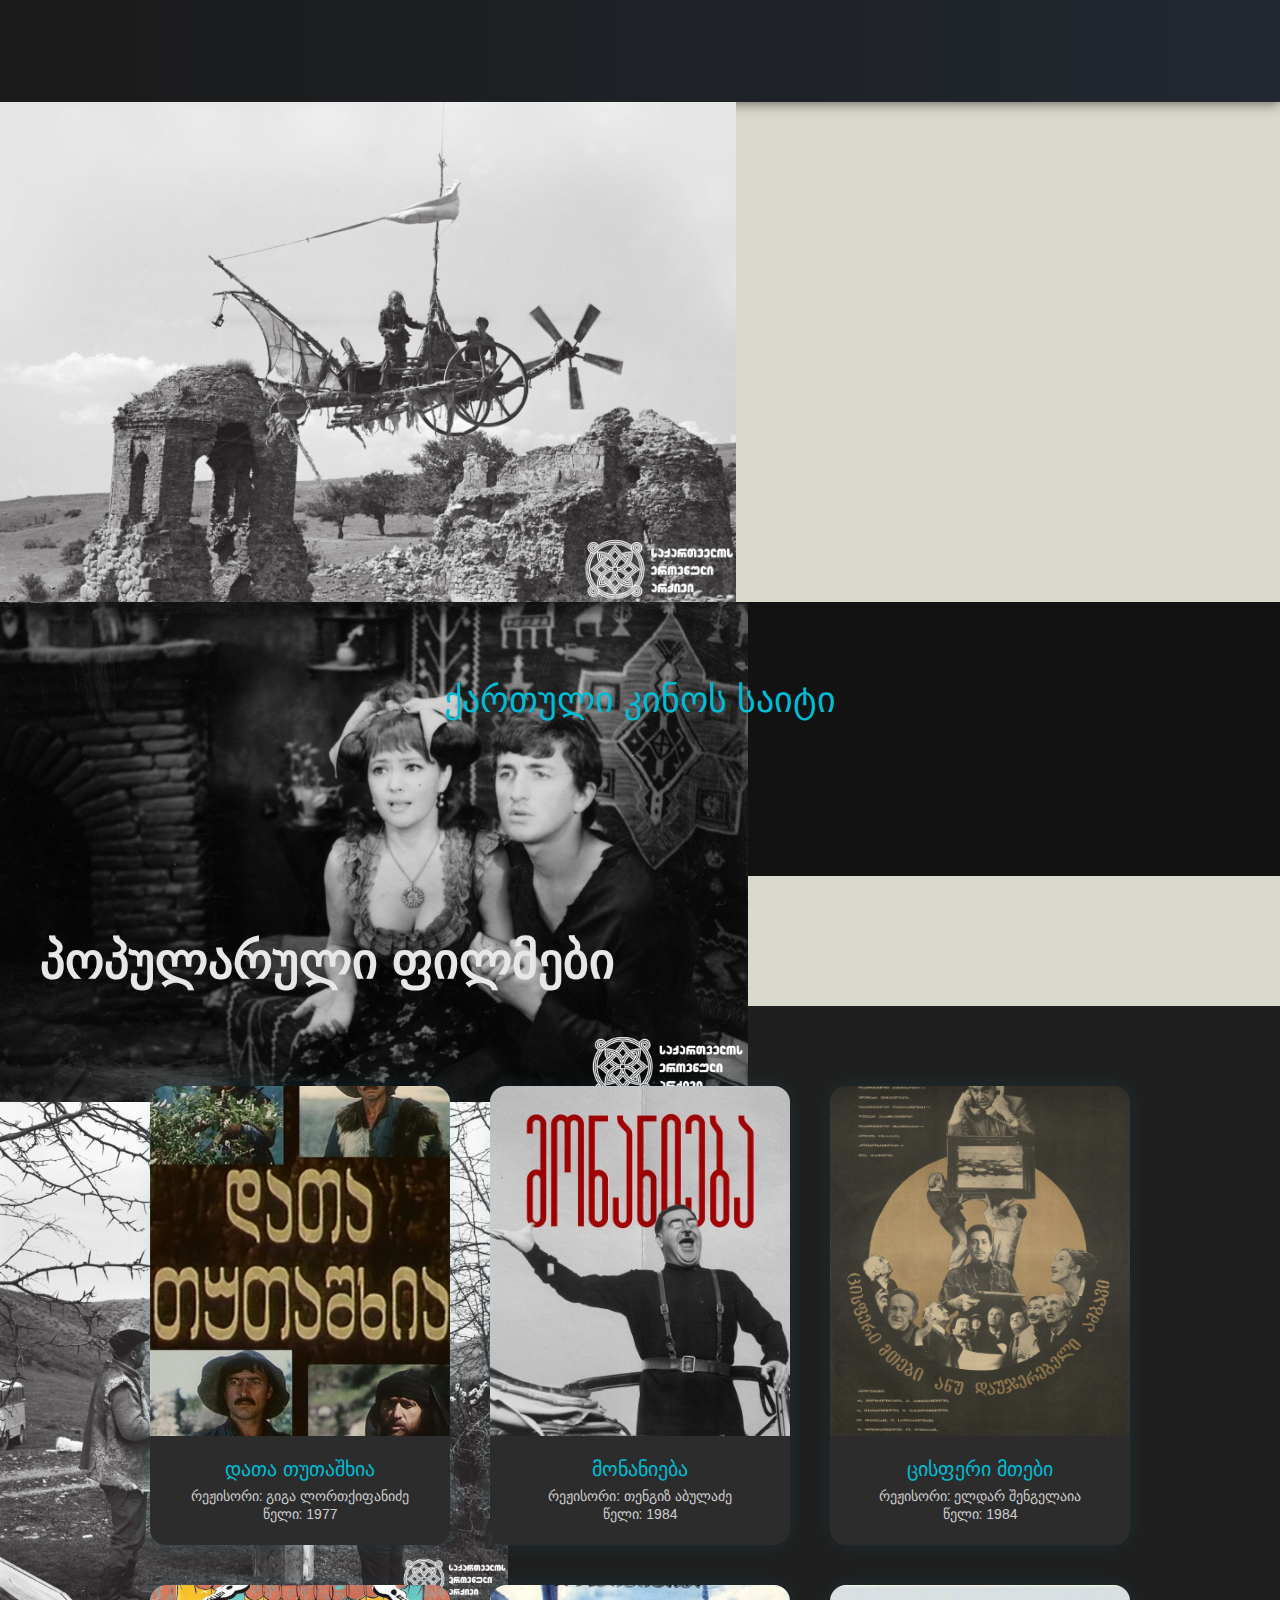
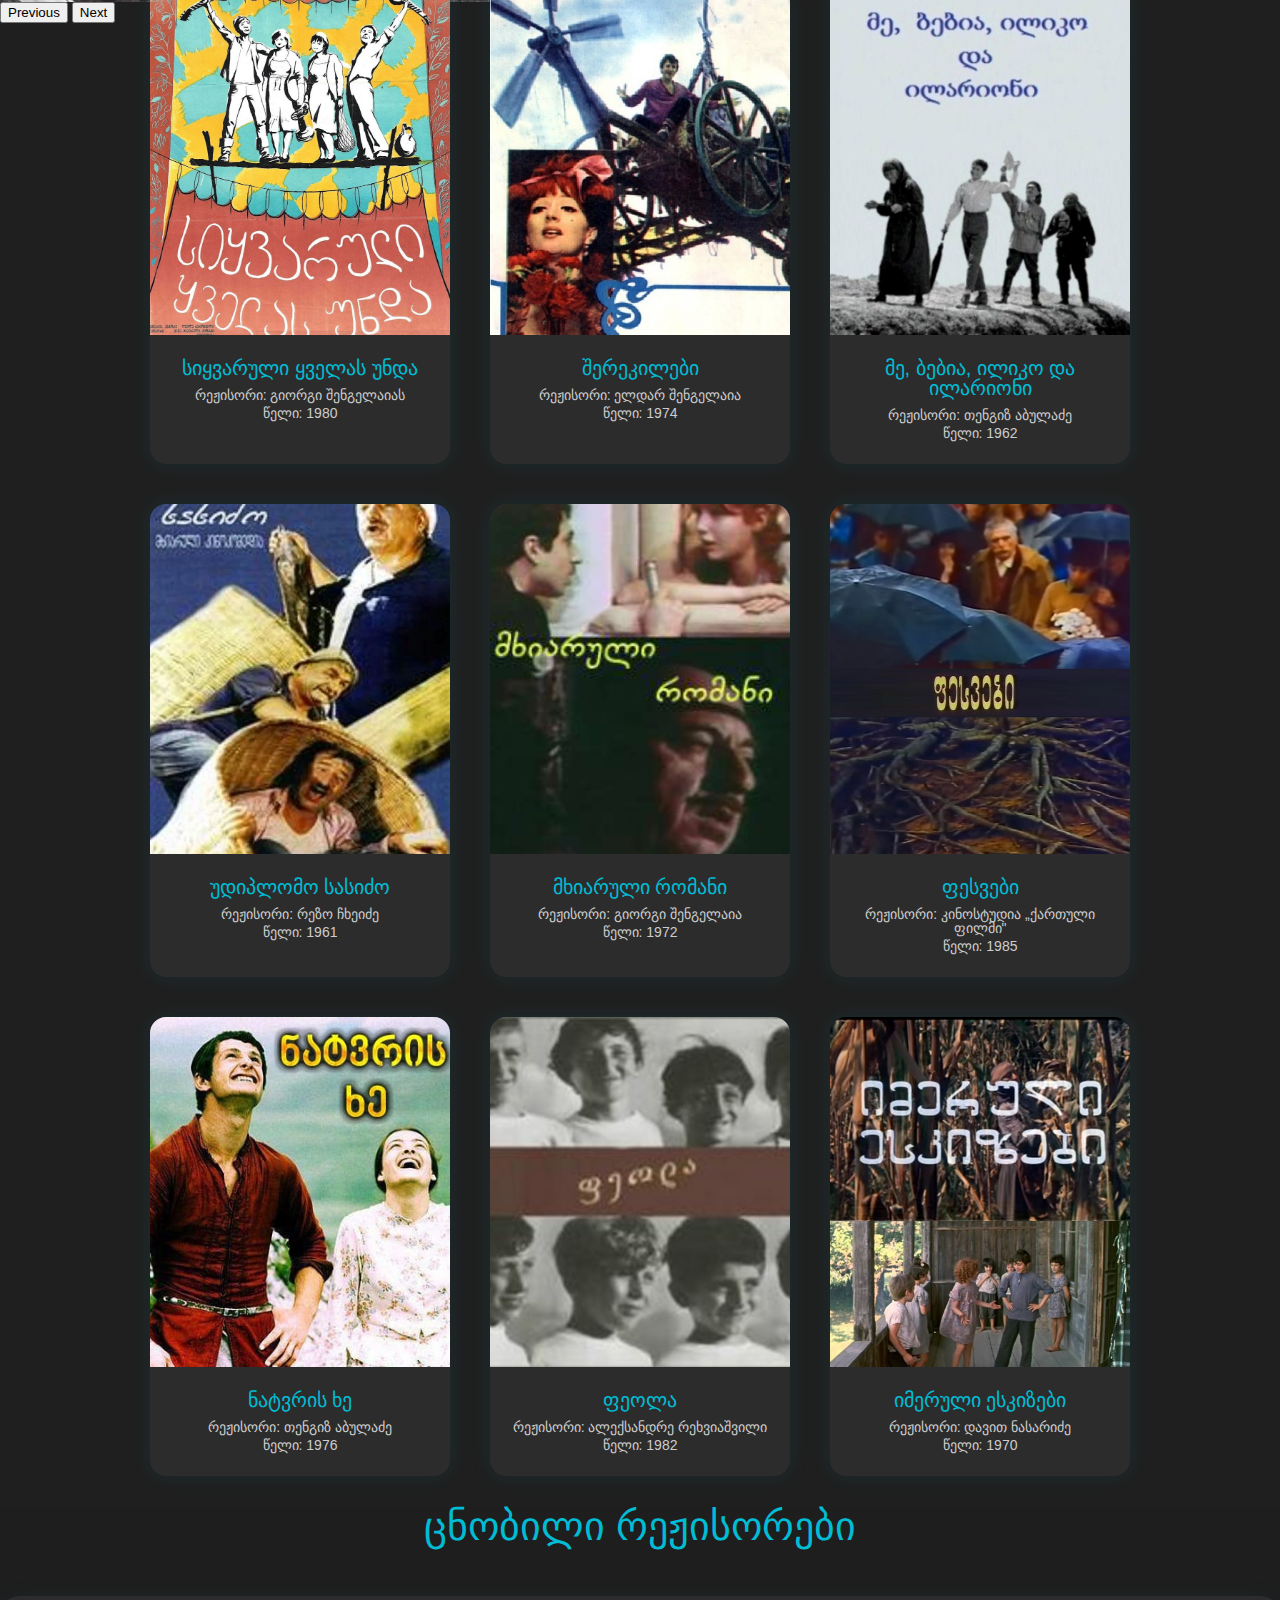
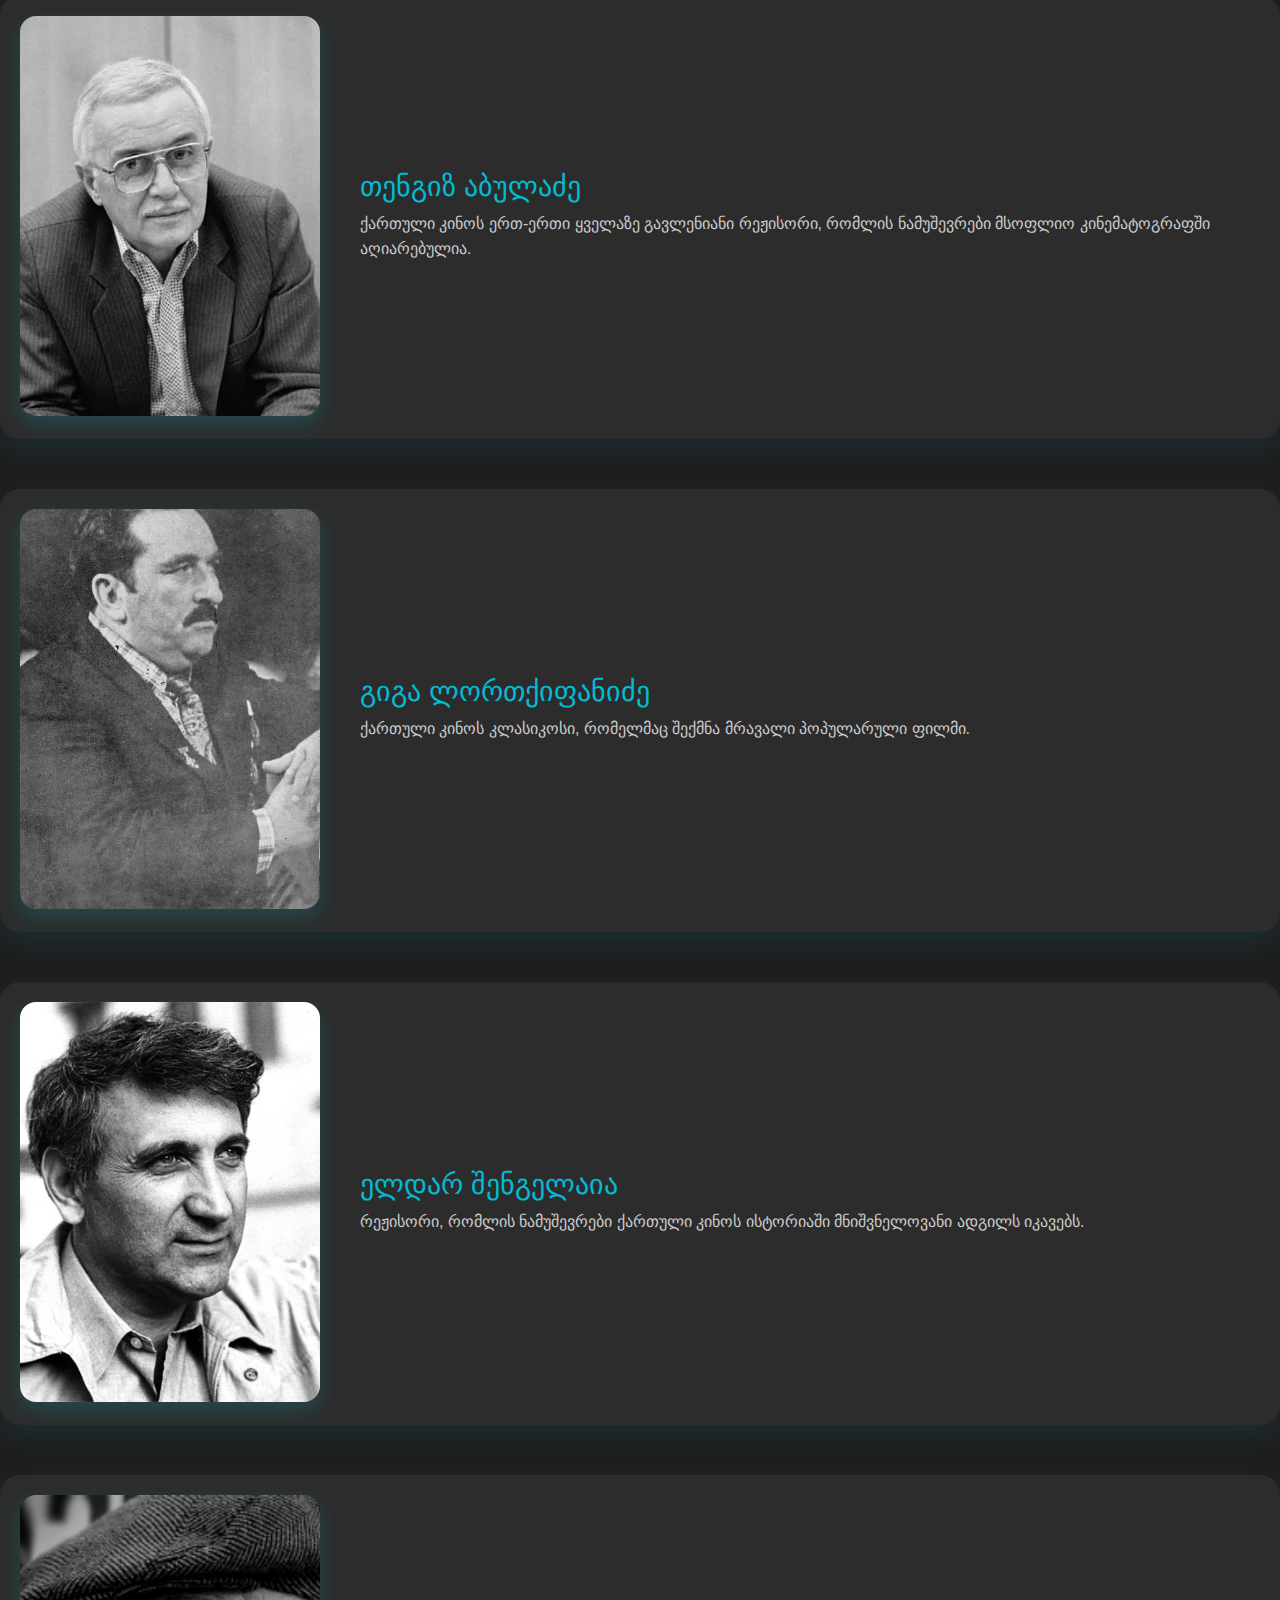
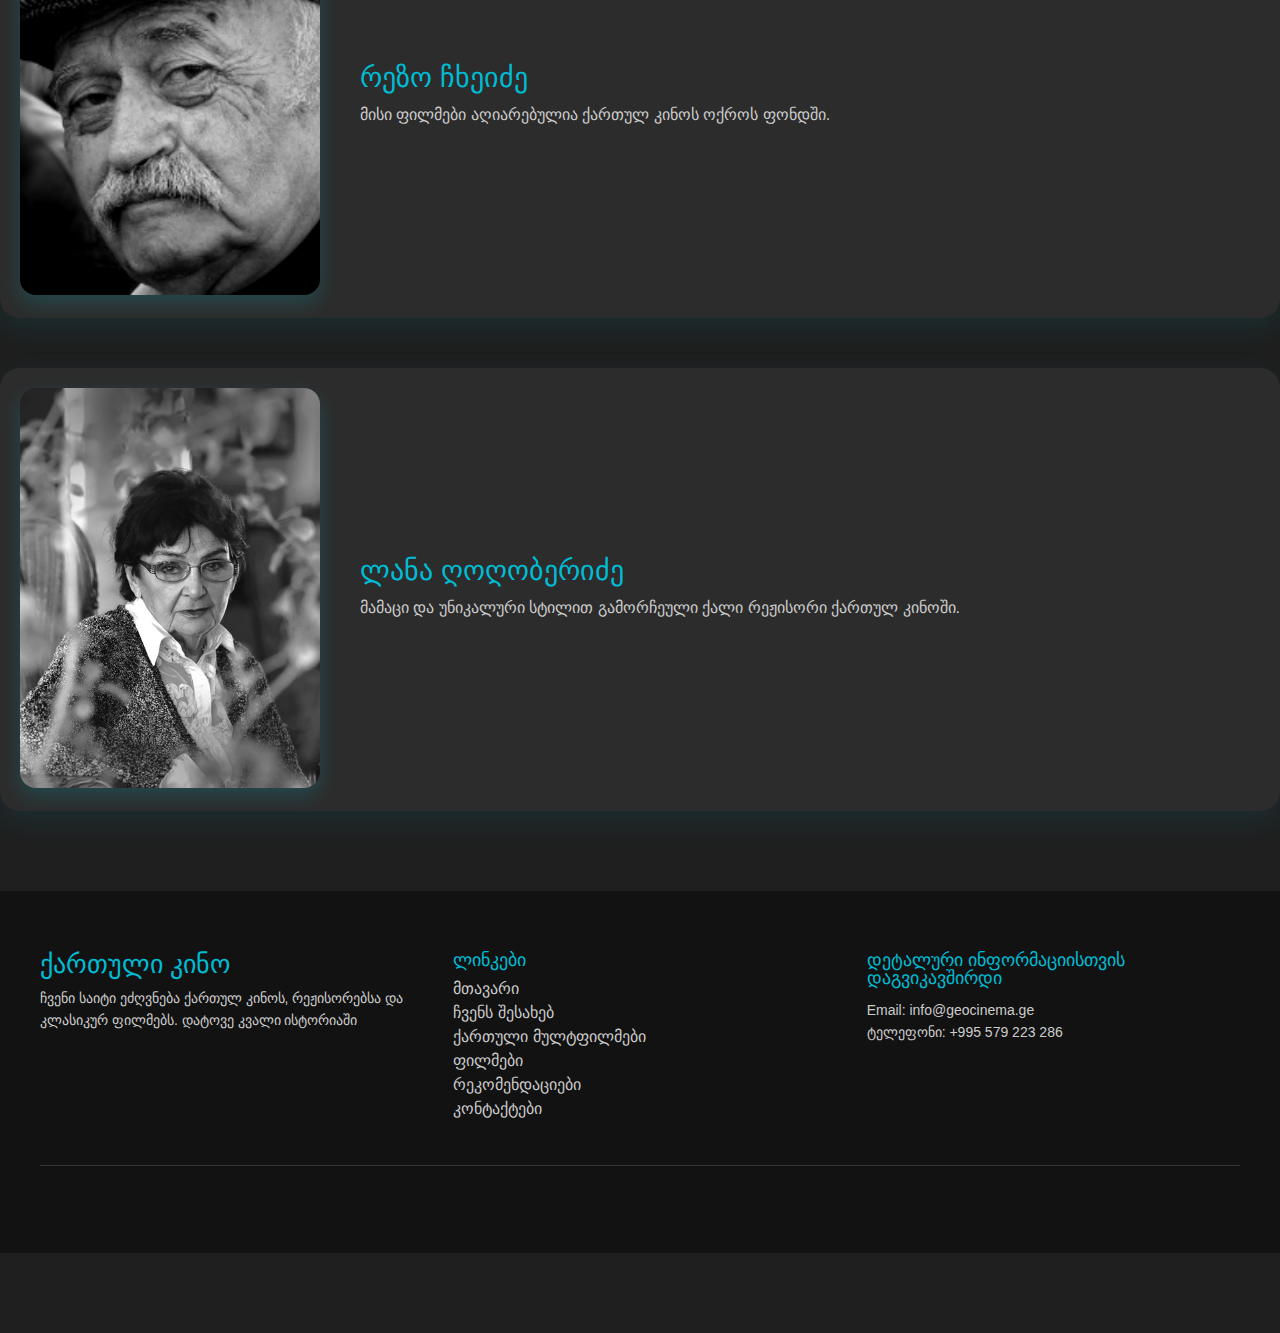
<file: index.html>
<!DOCTYPE html>
<html lang="en">
  <head>
    <meta charset="UTF-8" />
    <meta name="viewport" content="width=device-width, initial-scale=1.0" />
    <title>მთავარი</title>
    <link
      href="https://cdn.jsdelivr.net/npm/bootstrap@5.3.7/dist/css/bootstrap.min.css"
      rel="stylesheet"
      integrity="sha384-LN+7fdVzj6u52u30Kp6M/trliBMCMKTyK833zpbD+pXdCLuTusPj697FH4R/5mcr"
      crossorigin="anonymous"
    />
    <link rel="stylesheet" href="styles/style.css" />
    <link rel="stylesheet" href="styles/reset.css" />
    <link rel="stylesheet" href="https://cdn.web-fonts.ge/fonts/bpg-nino-mtavruli/css/bpg-nino-mtavruli.min.css">
    <link rel="stylesheet" href="https://cdn.web-fonts.ge/fonts/bpg-le-studio-04-caps/css/bpg-le-studio-04-caps.min.css">
  </head>
  <body>
 <header>
  <nav class="main-nav">
    <a href="https://www.tbceducation.ge/" class="logo">
      <img class="tbc" src="images/tbc-logo.png" alt="tbc-logo" />
    </a>

    <div class="film-title">ქართული კინო</div>

    <ul class="nav-links">
      <li><a href="index.html">მთავარი</a></li>
      <li><a href="cartoons.html">ქართული მულტფილმები</a></li>
      <li><a href="films.html">ფილმები</a></li>
      <li><a href="recommendations.html">რეკომენდაციები</a></li>
      <li><a href="contacts.html">კონტაქტები</a></li>
    </ul>
  </nav>
</header>




    <div id="carouselExample" class="carousel slide">
      <div class="carousel-inner">
        <div class="carousel-item active">
          <img
            src="images/filmtwo.jpg"
            class="d-block w-100 img"
            alt="..."
          />
        </div>
        <div class="carousel-item">
          <img
            src="images/filmone.jpg"
            class="d-block w-100 img"
            alt="..."
          />
        </div>
        <div class="carousel-item">
          <img
            src="images/lika.jpg"
            class="d-block w-100 img"
            alt="..."
          />
        </div>
      </div>
      <button
        class="carousel-control-prev"
        type="button"
        data-bs-target="#carouselExample"
        data-bs-slide="prev"
      >
        <span class="carousel-control-prev-icon" aria-hidden="true"></span>
        <span class="visually-hidden">Previous</span>
      </button>
      <button
        class="carousel-control-next"
        type="button"
        data-bs-target="#carouselExample"
        data-bs-slide="next"
      >
        <span class="carousel-control-next-icon" aria-hidden="true"></span>
        <span class="visually-hidden">Next</span>
      </button>
    </div>

    <section
      class="container mt-5 d-flex gap-3 flex-wrap justify-content-center justify-content-lg-around"
    >
    <section class="intro-section">
  <div class="container intro-content">
    <h2>ქართული კინოს საიტი</h2>
    <p>
      ჩვენი საიტი ეძღვნება ქართულ კინემატოგრაფიას — აქ ნახავთ ინფორმაციას კლასიკაზე, თანამედროვე ფილმებზე და რეკომენდაციებზე.
    </p>
  </div>
</section>
<a class="starters" href="">პოპულარული ფილმები</a>
    </section>

<section class="featured-films">
  <div class="container films-grid">

    <div class="film-card">
      <img src="images/data.jpg" alt="დათა თუთაშხია">
      <div class="film-info">
        <h3>დათა თუთაშხია</h3>
        <p>რეჟისორი: გიგა ლორთქიფანიძე</p>
        <p>წელი: 1977</p>
      </div>
    </div>

    <div class="film-card">
      <img src="images/monanieba.jpg" alt="მონანიება">
      <div class="film-info">
        <h3>მონანიება</h3>
        <p>რეჟისორი: თენგიზ აბულაძე</p>
        <p>წელი: 1984</p>
      </div>
    </div>

    <div class="film-card">
      <img src="images/cisferi mtebi.jpg" alt="ცისფერი მთები">
      <div class="film-info">
        <h3>ცისფერი მთები</h3>
        <p>რეჟისორი: ელდარ შენგელაია</p>
        <p>წელი: 1984</p>
      </div>
    </div>

    <div class="film-card">
      <img src="images/siyvaruli yvelas unda.jpg" alt="სიყვარული ყველას უნდა">
      <div class="film-info">
        <h3>სიყვარული ყველას უნდა</h3>
        <p>რეჟისორი:  გიორგი შენგელაიას</p>
        <p>წელი: 1980</p>
      </div>
    </div>

    <div class="film-card">
      <img src="images/sherekilebi.jpg" alt="შერეკილები">
      <div class="film-info">
        <h3>შერეკილები</h3>
        <p>რეჟისორი: ელდარ შენგელაია</p>
        <p>წელი: 1974</p>
      </div>
    </div>

    <div class="film-card">
      <img src="images/me bebia.jpg" alt="მე, ბებია, ილიკო და ილარიონი">
      <div class="film-info">
        <h3>მე, ბებია, ილიკო და ილარიონი</h3>
        <p>რეჟისორი: თენგიზ აბულაძე</p>
        <p>წელი: 1962</p>
      </div>
    </div>

    <div class="film-card">
      <img src="images/udiplomo sasidzo.webp" alt="უდიპლომო სასიძო">
      <div class="film-info">
        <h3>უდიპლომო სასიძო</h3>
        <p>რეჟისორი: რეზო ჩხეიძე</p>
        <p>წელი: 1961</p>
      </div>
    </div>

    <div class="film-card">
      <img src="images/mxiaruli romani.jpg" alt="მხიარული რომანი">
      <div class="film-info">
        <h3>მხიარული რომანი</h3>
        <p>რეჟისორი: გიორგი შენგელაია</p>
        <p>წელი: 1972</p>
      </div>
    </div>

    <div class="film-card">
      <img src="images/fesvebi.jpg" alt="ფესვები">
      <div class="film-info">
        <h3>ფესვები</h3>
        <p>რეჟისორი: კინოსტუდია „ქართული ფილმი"</p>
        <p>წელი: 1985</p>
      </div>
    </div>

 <div class="film-card">
      <img src="images/natvris xe.jpg" alt="ნატვრის ხე">
      <div class="film-info">
        <h3>ნატვრის ხე</h3>
        <p>რეჟისორი: თენგიზ აბულაძე</p>
        <p>წელი: 1976</p>
      </div>
 </div>

<div class="film-card">
  <img src="images/feola.jpg" alt="ფეოლა">
  <div class="film-info">
    <h3>ფეოლა</h3>
    <p>რეჟისორი: ალექსანდრე რეხვიაშვილი</p>
    <p>წელი: 1982</p>
  </div>
</div>

<div class="film-card">
  <img src="images/imeruli eskizebi.jpg" alt="იმერული ესკიზები">
  <div class="film-info">
    <h3>იმერული ესკიზები</h3>
    <p>რეჟისორი: დავით ნასარიძე</p>
    <p>წელი: 1970</p>
  </div>
</div>

    </div>

<section class="directors-showcase">
  <div class="container">
    <h2 class="section-title">ცნობილი რეჟისორები</h2>

    <div class="director-row">
      <a href="films.html">
      <img src="images/tengiz.jpg" alt="თენგიზ აბულაძე">
      </a>
      <div class="director-text">
        <h3>თენგიზ აბულაძე</h3>
        <p>ქართული კინოს ერთ-ერთი ყველაზე გავლენიანი რეჟისორი, რომლის ნამუშევრები მსოფლიო კინემატოგრაფში აღიარებულია.</p>
      </div>
    </div>

    <div class="director-row">
      <a href="films.html">
      <img src="images/giga.webp" alt="გიგა ლორთქიფანიძე">
      </a>
      <div class="director-text">
        <h3>გიგა ლორთქიფანიძე</h3>
        <p>ქართული კინოს კლასიკოსი, რომელმაც შექმნა მრავალი პოპულარული ფილმი.</p>
      </div>
    </div>

    <div class="director-row">
      <a href="films.html">
      <img src="images/eldar.webp" alt="ელდარ შენგელაია">
      </a>
      <div class="director-text">
        <h3>ელდარ შენგელაია</h3>
        <p>რეჟისორი, რომლის ნამუშევრები ქართული კინოს ისტორიაში მნიშვნელოვანი ადგილს იკავებს.</p>
      </div>
    </div>

    <div class="director-row">
      <a href="films.html">
      <img src="images/rezo.jpg" alt="რეზო ჩხეიძე">
      </a>
      <div class="director-text">
        <h3>რეზო ჩხეიძე</h3>
        <p>მისი ფილმები აღიარებულია ქართულ კინოს ოქროს ფონდში.</p>
      </div>
    </div>

    <div class="director-row">
      <a href="films.html">
      <img src="images/lana.jpg" alt="ლანა ღოღობერიძე">
      </a>
      <div class="director-text">
        <h3>ლანა ღოღობერიძე</h3>
        <p>მამაცი და უნიკალური სტილით გამორჩეული ქალი რეჟისორი ქართულ კინოში.</p>
      </div>
    </div>
  </div>
</section>

<footer class="site-footer">
  <div class="footer-container">
    <div class="footer-left">
      <h3>ქართული კინო</h3>
      <p>ჩვენი საიტი ეძღვნება ქართულ კინოს, რეჟისორებსა და კლასიკურ ფილმებს. დატოვე კვალი ისტორიაში</p>
    </div>

    <div class="footer-center">
      <h4>ლინკები</h4>
      <ul>
        <li><a href="index.html">მთავარი</a></li>
        <li><a href="aboutus.html">ჩვენს შესახებ</a></li>
        <li><a href="cartoons.html">ქართული მულტფილმები</a></li>
        <li><a href="film.html">ფილმები</a></li>
        <li><a href="recommendations.html">რეკომენდაციები</a></li>
        <li><a href="contacts.html">კონტაქტები</a></li>
      </ul>
    </div>

    <div class="footer-right">
      <h4> დეტალური ინფორმაციისთვის დაგვიკავშირდი</h4>
      <p>Email: <a href="contacts.html">info@geocinema.ge</a></p>
      <p>ტელეფონი: +995 579 223 286</p>
    </div>
  </div>
  <div class="footer-bottom">
    <a href="https://www.tbceducation.ge/" class="logo">
      <img class="tbc" src="images/tbc-logo.png" alt="tbc-logo" />
    </a>

  </div>
</footer>



    <script
      src="https://cdn.jsdelivr.net/npm/bootstrap@5.3.7/dist/js/bootstrap.bundle.min.js"
      integrity="sha384-ndDqU0Gzau9qJ1lfW4pNLlhNTkCfHzAVBReH9diLvGRem5+R9g2FzA8ZGN954O5Q"
      crossorigin="anonymous"
    ></script>
  </body>


</html>
</file>
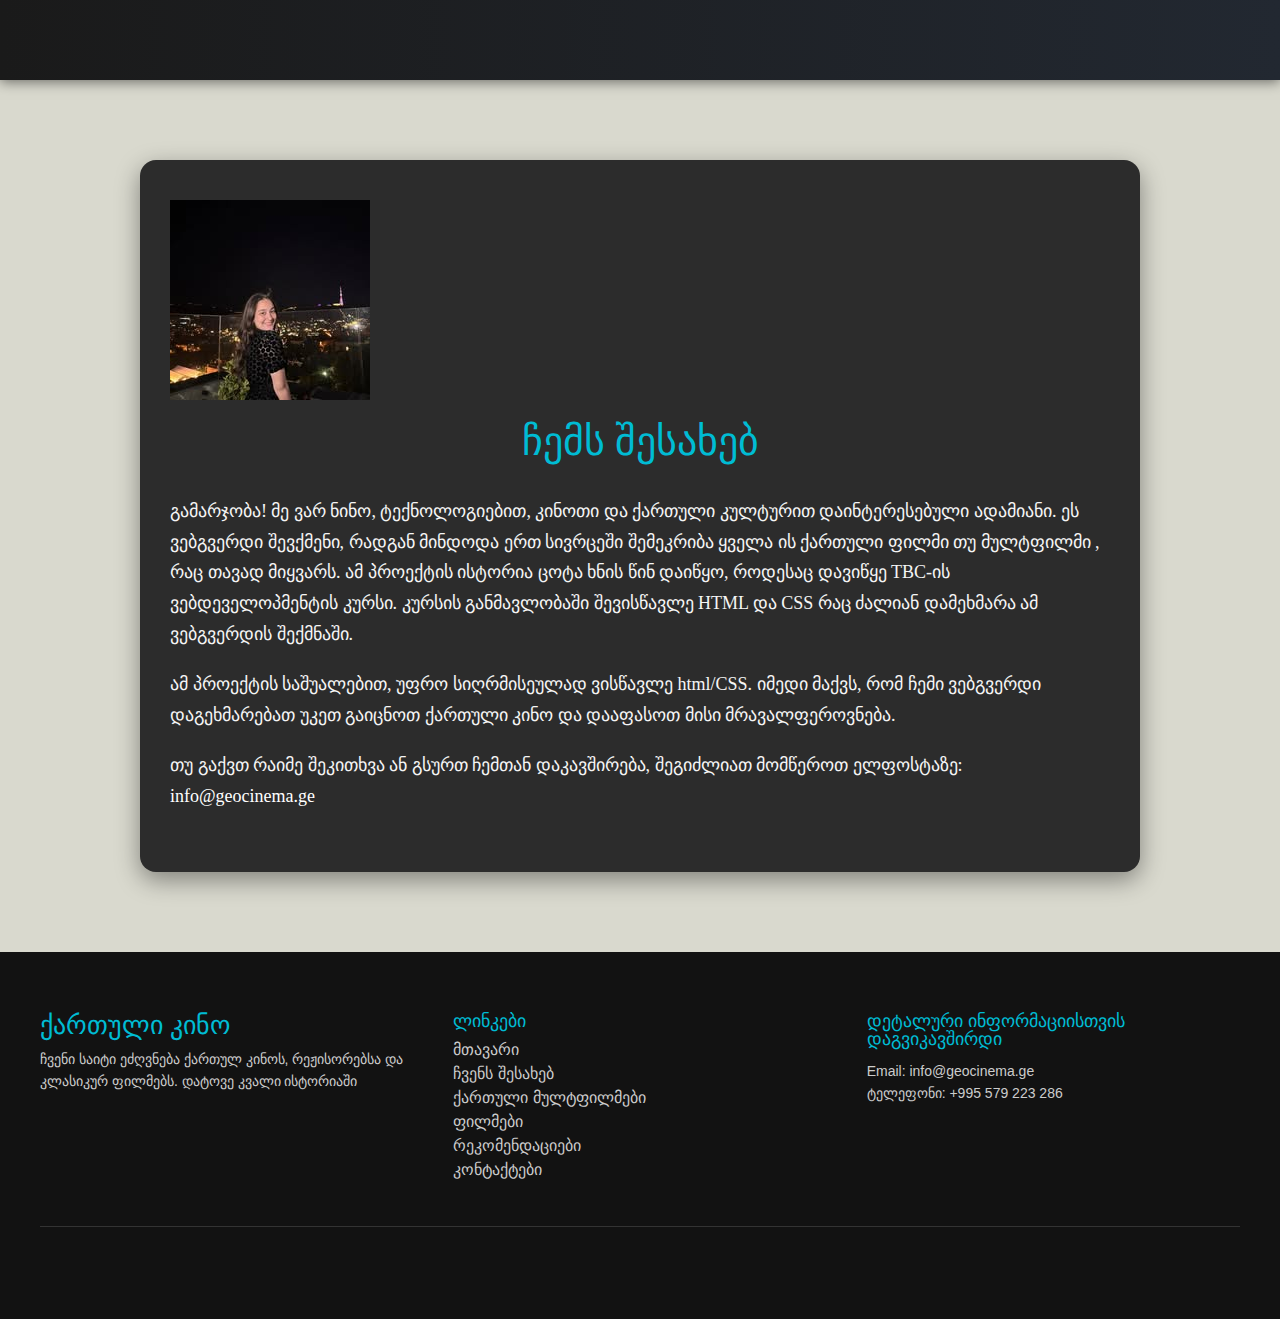
<file: aboutus.html>
<!DOCTYPE html>
<html lang="ka">
<head>
    <meta charset="UTF-8">
    <meta name="viewport" content="width=device-width, initial-scale=1.0">
    <title>ჩვენს შესახებ</title>
       <link rel="stylesheet" href="styles/aboutus.css" />
    <link rel="stylesheet" href="styles/reset.css" />
    <link rel="stylesheet" href="https://cdn.web-fonts.ge/fonts/bpg-nino-mtavruli/css/bpg-nino-mtavruli.min.css">
    <link rel="stylesheet" href="https://cdn.web-fonts.ge/fonts/bpg-le-studio-04-caps/css/bpg-le-studio-04-caps.min.css">
    <link rel="stylesheet" href="https://cdn.web-fonts.ge/fonts/bpg-quadrosquare-mtavruli/css/bpg-quadrosquare-mtavruli.min.css">
</head>
<body>
<header>
        <nav class="main-nav">
            <a href="https://www.tbceducation.ge/" class="logo">
                <img class="tbc" src="images/tbc-logo.png" alt="tbc-logo">
            </a>
            <div class="film-title">ქართული კინო</div>
            <ul class="nav-links">
                <li><a href="index.html">მთავარი</a></li>
                <li><a href="cartoons.html">ქართული მულტფილმები</a></li>
                <li><a href="films.html">ფილმები</a></li>
                <li><a href="recommendations.html">რეკომენდაციები</a></li>
                <li><a href="contacts.html">კონტაქტები</a></li>
            </ul>
        </nav>
</header>

    <section class="about-section">
        <div class="about-container">
            <div class="about-image">
                <img src="images/aboutme.jpg" alt="Nino's Photo">
            </div>
            <div class="about-text">
                <h1>ჩემს შესახებ</h1>
                <p>
                    გამარჯობა! მე ვარ ნინო, ტექნოლოგიებით, კინოთი და ქართული კულტურით დაინტერესებული ადამიანი.
                    ეს ვებგვერდი შევქმენი, რადგან მინდოდა ერთ სივრცეში შემეკრიბა ყველა ის ქართული ფილმი თუ მულტფილმი ,
                    რაც თავად მიყვარს. ამ პროექტის ისტორია ცოტა ხნის წინ დაიწყო, როდესაც დავიწყე TBC-ის ვებდეველოპმენტის კურსი.
                    კურსის განმავლობაში შევისწავლე HTML და CSS რაც ძალიან დამეხმარა ამ ვებგვერდის შექმნაში.
                </p>
                <p>
                    ამ პროექტის საშუალებით,  უფრო სიღრმისეულად  ვისწავლე html/CSS.
                    იმედი მაქვს, რომ ჩემი ვებგვერდი დაგეხმარებათ უკეთ გაიცნოთ ქართული კინო და დააფასოთ მისი მრავალფეროვნება.
                </p>
                <p>
                    თუ გაქვთ რაიმე შეკითხვა ან გსურთ ჩემთან დაკავშირება, შეგიძლიათ მომწეროთ ელფოსტაზე: <a href="mailto:Email:contacts.html">info@geocinema.ge</a>
            </div>
        </div>
    </section>

    <!-- footer -->
<footer class="site-footer">
  <div class="footer-container">
    <div class="footer-left">
      <h3>ქართული კინო</h3>
      <p>ჩვენი საიტი ეძღვნება ქართულ კინოს, რეჟისორებსა და კლასიკურ ფილმებს. დატოვე კვალი ისტორიაში</p>
    </div>

    <div class="footer-center">
      <h4>ლინკები</h4>
      <ul>
        <li><a href="index.html">მთავარი</a></li>
        <li><a href="aboutus.html">ჩვენს შესახებ</a></li>
        <li><a href="cartoons.html">ქართული მულტფილმები</a></li>
        <li><a href="film.html">ფილმები</a></li>
        <li><a href="recommendations.html">რეკომენდაციები</a></li>
        <li><a href="contacts.html">კონტაქტები</a></li>
      </ul>
    </div>

    <div class="footer-right">
      <h4> დეტალური ინფორმაციისთვის დაგვიკავშირდი</h4>
      <p>Email: <a href="contacts.html">info@geocinema.ge</a></p>
      <p>ტელეფონი: +995 579 223 286</p>
    </div>
  </div>
  <div class="footer-bottom">
    <a href="https://www.tbceducation.ge/" class="logo">
      <img class="tbc" src="images/tbc-logo.png" alt="tbc-logo" />
    </a>

  </div>
</footer>


</body>
</html>
</file>
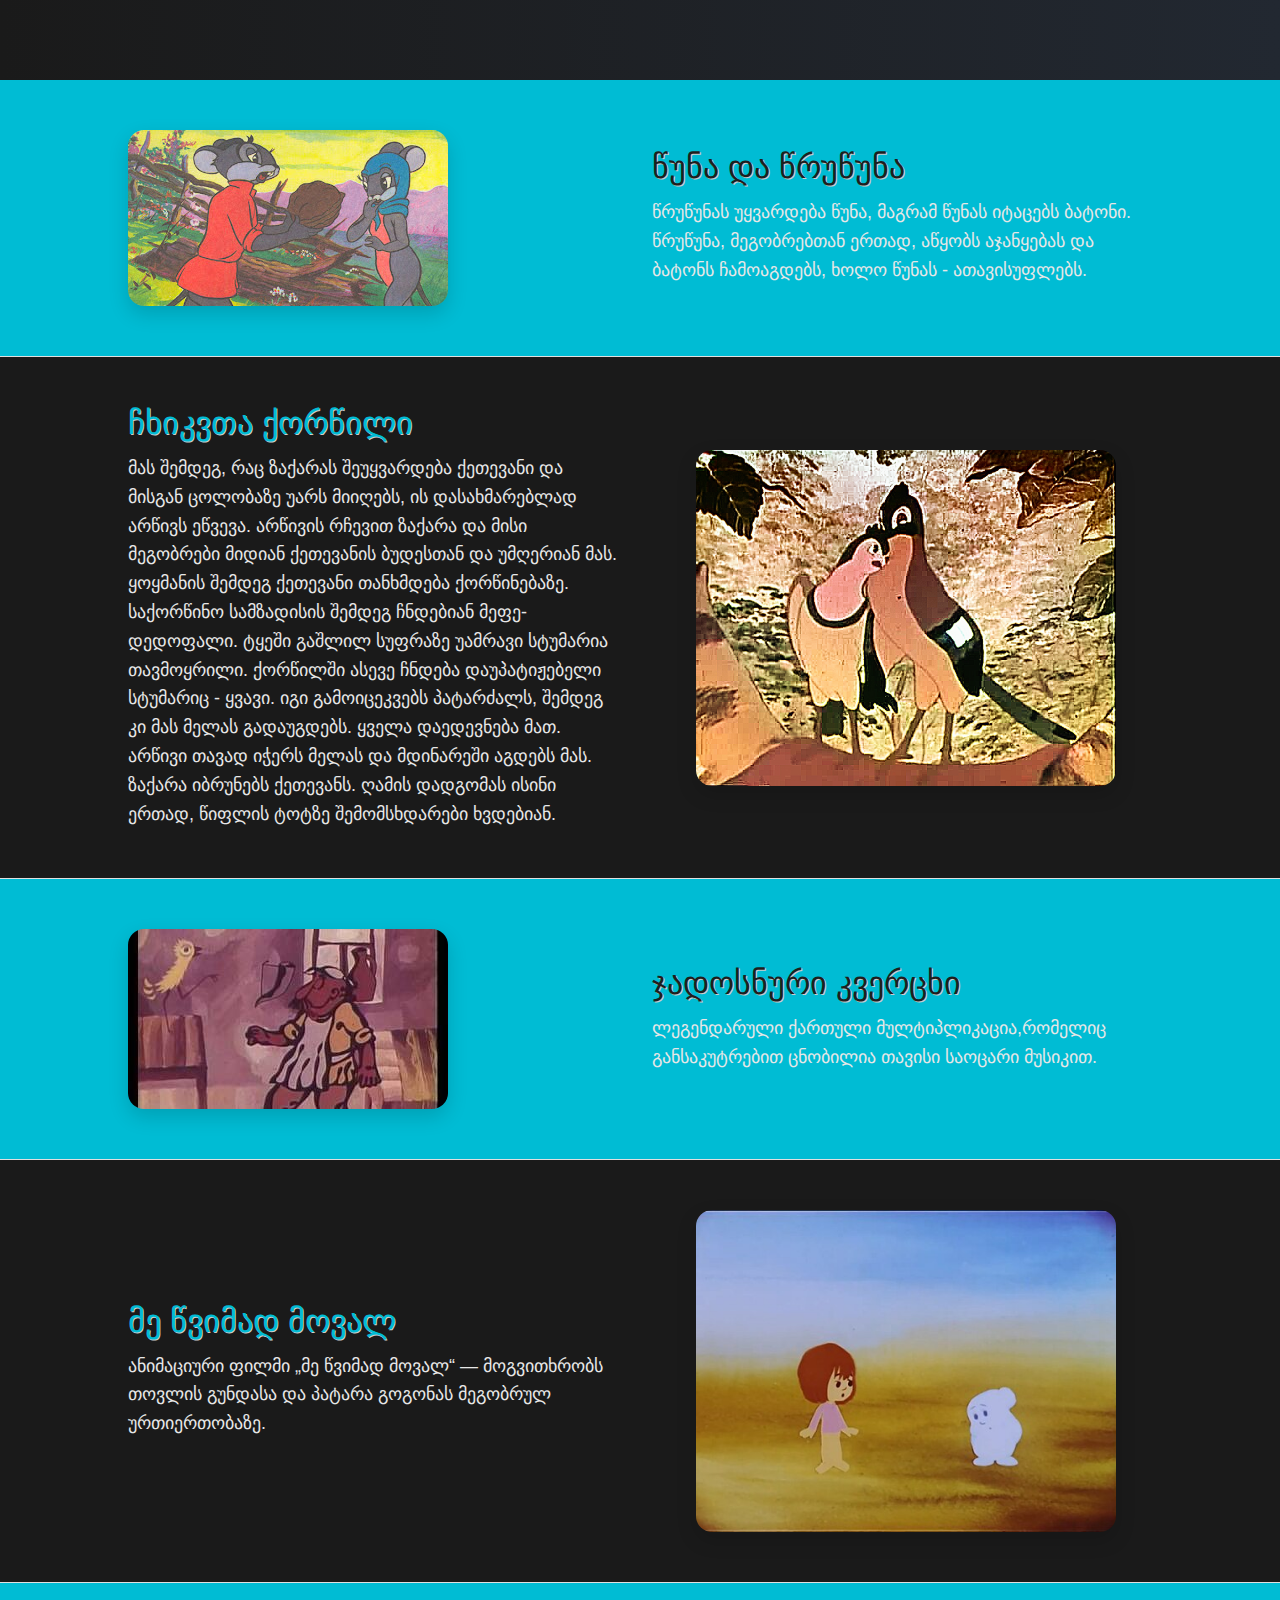
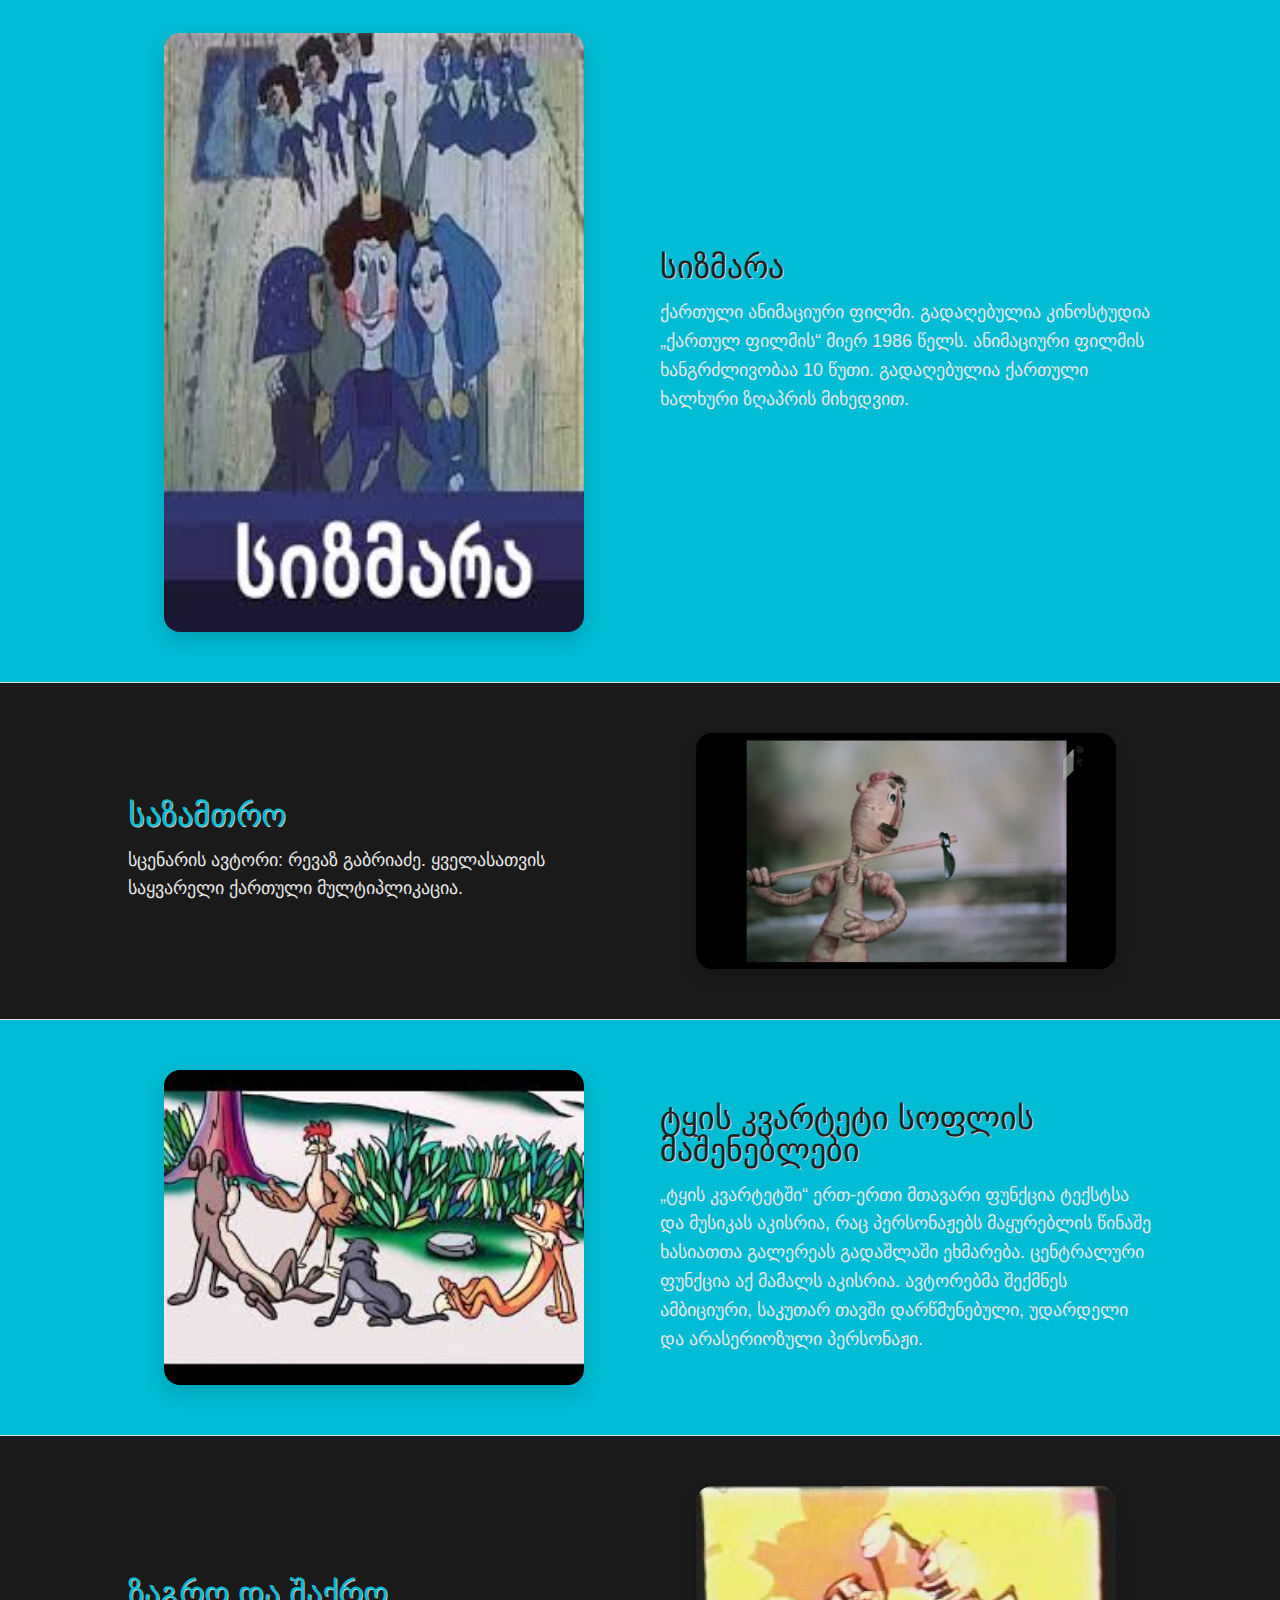
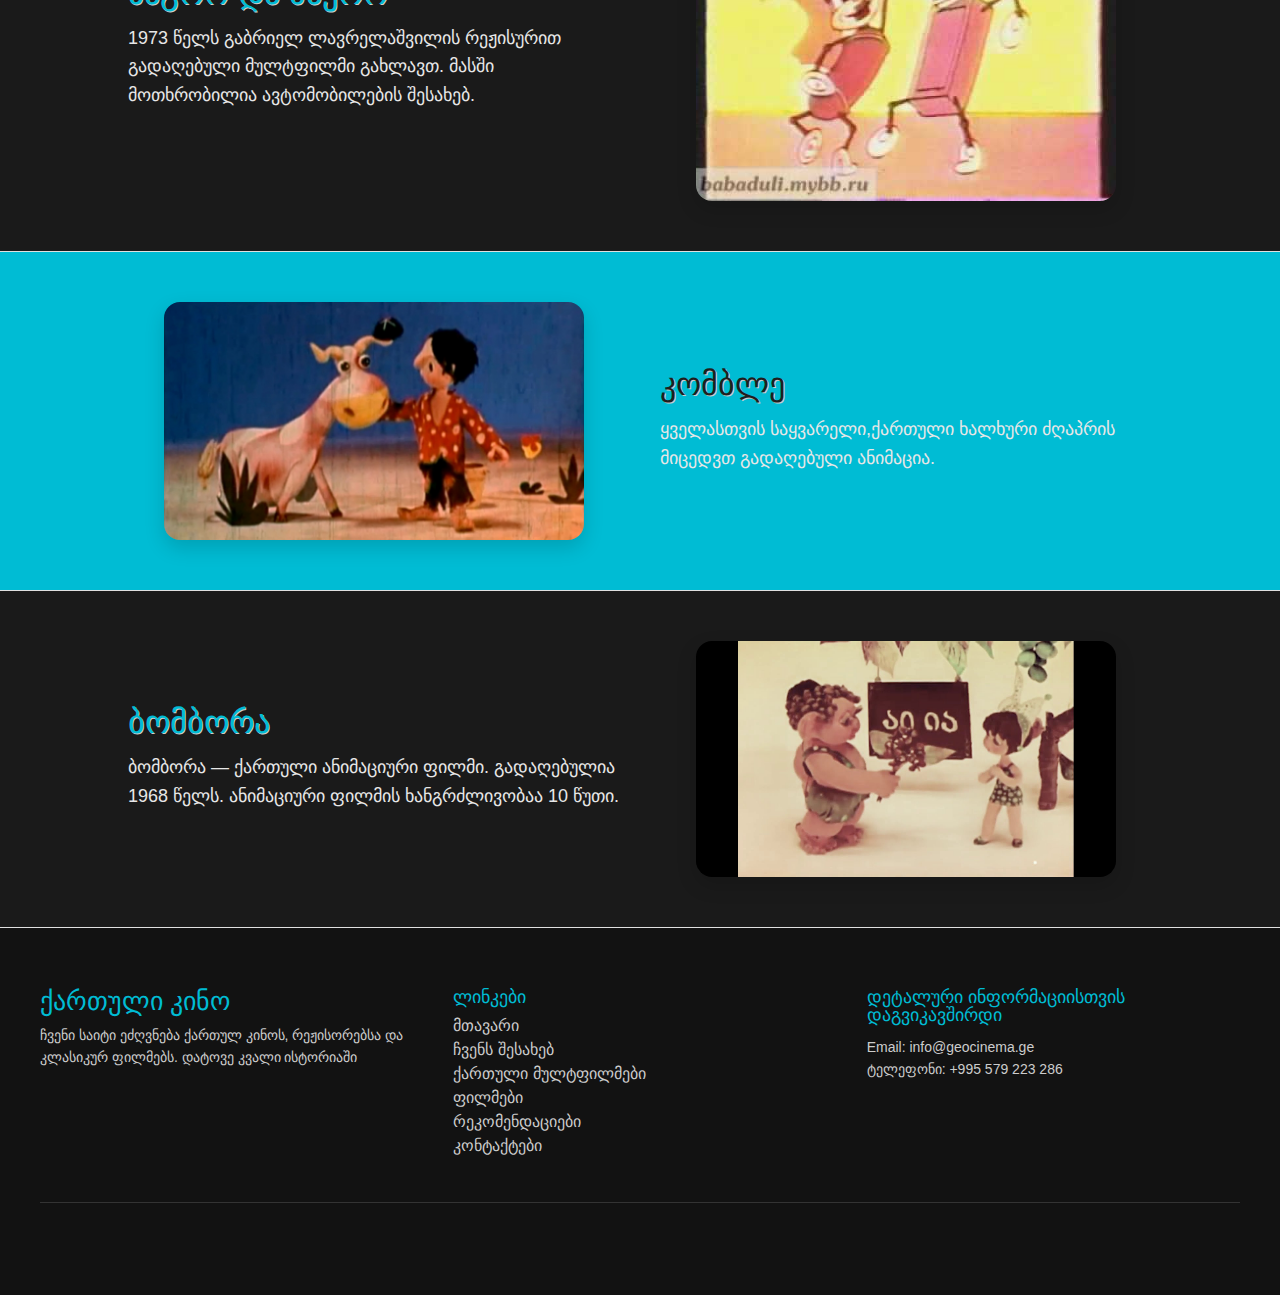
<file: cartoons.html>
<!DOCTYPE html>
<html lang="en">
<head>
    <meta charset="UTF-8">
    <meta name="viewport" content="width=device-width, initial-scale=1.0">
    <title>მულტფილმები</title>
    <link rel="stylesheet" href="styles/cartoons.css" />
    <link rel="stylesheet" href="styles/reset.css" />
    <link rel="stylesheet" href="https://cdn.web-fonts.ge/fonts/bpg-nino-mtavruli/css/bpg-nino-mtavruli.min.css">
    <link rel="stylesheet" href="https://cdn.web-fonts.ge/fonts/bpg-le-studio-04-caps/css/bpg-le-studio-04-caps.min.css">
    <link rel="stylesheet" href="https://cdn.web-fonts.ge/fonts/bpg-quadrosquare-mtavruli/css/bpg-quadrosquare-mtavruli.min.css">
</head>
<body>

 <!-- header -->
<header>
        <nav class="main-nav">
            <a href="https://www.tbceducation.ge/" class="logo">
                <img class="tbc" src="images/tbc-logo.png" alt="tbc-logo">
            </a>
            <div class="film-title">ქართული კინო</div>
            <ul class="nav-links">
                <li><a href="index.html">მთავარი</a></li>
                <li><a href="cartoons.html">ქართული მულტფილმები</a></li>
                <li><a href="films.html">ფილმები</a></li>
                <li><a href="recommendations.html">რეკომენდაციები</a></li>
                <li><a href="contacts.html">კონტაქტები</a></li>
            </ul>
        </nav>
</header>

<section class="cartoon-card align-end">
      <div class="cartoon-text">
        <h2>წუნა და წრუწუნა</h2>
        <p>წრუწუნას უყვარდება წუნა, მაგრამ წუნას იტაცებს ბატონი. წრუწუნა, მეგობრებთან ერთად, აწყობს აჯანყებას და ბატონს ჩამოაგდებს, ხოლო წუნას - ათავისუფლებს.</p>
      </div>
      <div class="cartoons-item">
         <div class="cartoon-img">
        <img src="images/wuna.jpg" alt=" წუნა და წრუწუნა">
      </div>
      </div>
      
</section>

 <section class="cartoon-card align-start">
      <div class="cartoon-text">
        <h2>ჩხიკვთა ქორწილი</h2>
        <p>მას შემდეგ, რაც ზაქარას შეუყვარდება ქეთევანი და მისგან ცოლობაზე უარს მიიღებს, ის დასახმარებლად არწივს ეწვევა. არწივის რჩევით ზაქარა და მისი მეგობრები მიდიან ქეთევანის ბუდესთან და უმღერიან მას. ყოყმანის შემდეგ ქეთევანი თანხმდება ქორწინებაზე.
           საქორწინო სამზადისის შემდეგ ჩნდებიან მეფე-დედოფალი. ტყეში გაშლილ სუფრაზე უამრავი სტუმარია თავმოყრილი.
           ქორწილში ასევე ჩნდება დაუპატიჟებელი სტუმარიც - ყვავი. იგი გამოიცეკვებს პატარძალს, შემდეგ კი მას მელას გადაუგდებს. ყველა დაედევნება მათ. არწივი თავად იჭერს მელას და მდინარეში აგდებს მას. ზაქარა იბრუნებს ქეთევანს. ღამის დადგომას ისინი ერთად, წიფლის ტოტზე შემომსხდარები ხვდებიან.</p>
      </div>
      <div class="cartoon-img">
        <img src="images/chxikvta.jpg" alt="მეგობრები">
      </div>
</section>

<section class="cartoon-card align-end">
      <div class="cartoon-text">
        <h2>ჯადოსნური კვერცხი</h2>
       <p> ლეგენდარული ქართული მულტიპლიკაცია,რომელიც განსაკუტრებით ცნობილია თავისი საოცარი მუსიკით.</p>
      </div>
      <div class="cartoons-item">
         <div class="cartoon-img">
        <img src="images/kvercxi.jpg" alt=" წუნა და წრუწუნა">
      </div>
      </div>     
</section>

<section class="cartoon-card align-start">
      <div class="cartoon-text">
        <h2>მე წვიმად მოვალ</h2>
        <p>ანიმაციური ფილმი „მე წვიმად მოვალ“ — მოგვითხრობს თოვლის გუნდასა და პატარა გოგონას მეგობრულ ურთიერთობაზე.</p>
      </div>
      <div class="cartoon-img">
        <img src="images/me wvimad.jpg" alt="მეგობრები">
      </div>
</section>

<section class="cartoon-card align-end">
      <div class="cartoon-text">
        <h2>სიზმარა</h2>
        <p>ქართული ანიმაციური ფილმი. გადაღებულია კინოსტუდია „ქართულ ფილმის“ მიერ 1986 წელს. ანიმაციური ფილმის ხანგრძლივობაა 10 წუთი. გადაღებულია ქართული ხალხური ზღაპრის მიხედვით.</p>
      </div>
      <div class="cartoon-img">
        <img src="images/sizmara.jpg" alt="მეგობრები">
      </div>
</section>

<section class="cartoon-card align-start">
      <div class="cartoon-text">
        <h2> საზამთრო</h2>
        <p>სცენარის ავტორი: რევაზ გაბრიაძე. ყველასათვის საყვარელი ქართული მულტიპლიკაცია.</p>
      </div>
      <div class="cartoon-img">
        <img src="images/sazamtro.jpg" alt="მეგობრები">
      </div>
</section> 

<section class="cartoon-card align-end">
      <div class="cartoon-text">
        <h2>ტყის კვარტეტი სოფლის მაშენებლები</h2>
      <p> „ტყის კვარტეტში“ ერთ-ერთი მთავარი ფუნქცია ტექსტსა და მუსიკას აკისრია, რაც  პერსონაჟებს მაყურებლის წინაშე ხასიათთა გალერეას გადაშლაში ეხმარება. ცენტრალური ფუნქცია აქ მამალს აკისრია. ავტორებმა შექმნეს ამბიციური, საკუთარ თავში  დარწმუნებული, უდარდელი და არასერიოზული პერსონაჟი.</p>
      </div>
      <div class="cartoon-img">
        <img src="images/tyis.jpg" alt="მეგობრები">
      </div>
</section>
<section class="cartoon-card align-start">
      <div class="cartoon-text">
        <h2>ზაგრო და შაქრო</h2>
        <p>1973 წელს გაბრიელ ლავრელაშვილის რეჟისურით გადაღებული მულტფილმი გახლავთ. მასში მოთხრობილია ავტომობილების შესახებ.</p>
      </div>
      <div class="cartoon-img">
        <img src="images/zagro.jpg" alt="მეგობრები">
      </div>
</section>
<section class="cartoon-card align-end">
      <div class="cartoon-text">
        <h2>კომბლე</h2>
      <p> ყველასთვის საყვარელი,ქართული ხალხური ძღაპრის მიცედვთ გადაღებული ანიმაცია.</p>
      </div>
      <div class="cartoon-img">
        <img src="images/komble.jpg" alt="მეგობრები">
      </div>
</section> 
<section class="cartoon-card align-start">
      <div class="cartoon-text">
        <h2>ბომბორა</h2>
        <p>ბომბორა — ქართული ანიმაციური ფილმი. გადაღებულია 1968 წელს. ანიმაციური ფილმის ხანგრძლივობაა 10 წუთი. </p>
      </div>
      <div class="cartoon-img">
        <img src="images/bombora.jpg" alt="მეგობრები">
      </div>
</section>



<!-- footer -->
 <footer class="site-footer">
  <div class="footer-container">
    <div class="footer-left">
      <h3>ქართული კინო</h3>
      <p>ჩვენი საიტი ეძღვნება ქართულ კინოს, რეჟისორებსა და კლასიკურ ფილმებს. დატოვე კვალი ისტორიაში</p>
    </div>

    <div class="footer-center">
      <h4>ლინკები</h4>
      <ul>
        <li><a href="index.html">მთავარი</a></li>
        <li><a href="aboutus.html">ჩვენს შესახებ</a></li>
        <li><a href="cartoons.html">ქართული მულტფილმები</a></li>
        <li><a href="film.html">ფილმები</a></li>
        <li><a href="recommendations.html">რეკომენდაციები</a></li>
        <li><a href="contacts.html">კონტაქტები</a></li>
      </ul>
    </div>

    <div class="footer-right">
      <h4> დეტალური ინფორმაციისთვის დაგვიკავშირდი</h4>
      <p>Email: <a href="contacts.html">info@geocinema.ge</a></p>
      <p>ტელეფონი: +995 579 223 286</p>
    </div>
  </div>
  <div class="footer-bottom">
    <a href="https://www.tbceducation.ge/" class="logo">
      <img class="tbc" src="images/tbc-logo.png" alt="tbc-logo" />
    </a>

  </div>
</footer>
    
</body>
</html>
</file>
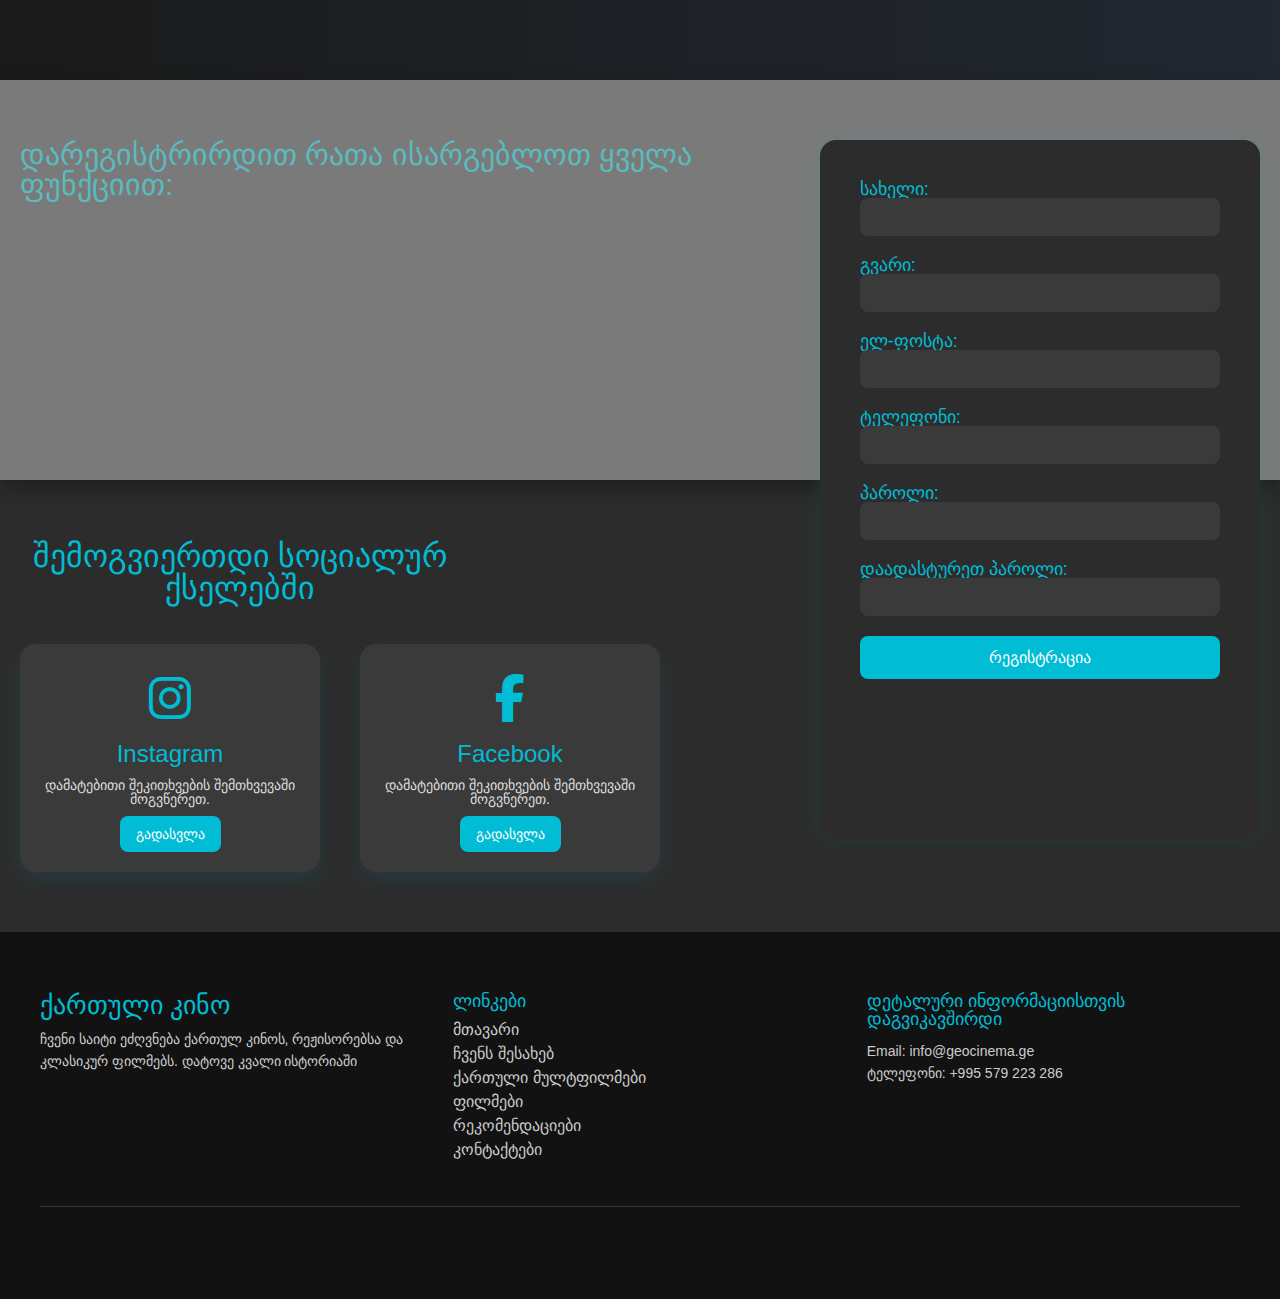
<file: contacts.html>
<!DOCTYPE html>
<html lang="en">
<head>
    <meta charset="UTF-8">
    <meta name="viewport" content="width=device-width, initial-scale=1.0">
    <title>კონტაქტები</title>
    <link rel="stylesheet" href="styles/contacts.css">
    <link rel="stylesheet" href="styles/reset.css">
    <link rel="stylesheet" href="https://cdn.web-fonts.ge/fonts/bpg-nino-mtavruli/css/bpg-nino-mtavruli.min.css">
    <link rel="stylesheet" href="https://cdn.web-fonts.ge/fonts/bpg-le-studio-04-caps/css/bpg-le-studio-04-caps.min.css">
    <link rel="stylesheet" href="https://cdnjs.cloudflare.com/ajax/libs/font-awesome/6.5.0/css/all.min.css"/>
</head>
<body>
    <header>
        <nav class="main-nav">
            <a href="https://www.tbceducation.ge/" class="logo">
                <img class="tbc" src="images/tbc-logo.png" alt="tbc-logo">
            </a>
            <div class="film-title">ქართული კინო</div>
            <ul class="nav-links">
                <li><a href="index.html">მთავარი</a></li>
                <li><a href="cartoons.html">ქართული მულტფილმები</a></li>
                <li><a href="films.html">ფილმები</a></li>
                <li><a href="recommendations.html">რეკომენდაციები</a></li>
                <li><a href="contacts.html">კონტაქტები</a></li>
            </ul>
        </nav>
    </header>

<section class="contacts-section">
    <p>დარეგისტრირდით რათა ისარგებლოთ ყველა ფუნქციით:</p> 
   <div class="input-card">
        <form> 
        <div class="input-group">
            <label for="name">სახელი:</label>
            <input type="text" id="name" name="name" required>
        </div>
        <div class="input-group">
            <label for="name">გვარი:</label>
            <input type="text" id="name" name="name" required>
        </div>
        <div class="input-group">
          <label for="email">ელ-ფოსტა:</label>
          <input type="email" id="email" name="email" required>   
        </div>
        <div class="input-group">
          <label for=" phone">ტელეფონი:</label>
          <input type="text" id="phone" name="ტელეფონი" required>   
        </div>
        <div class="input-group">
            <label for="password">პაროლი:</label>
            <input type="password" id="password" name="password" required>
        </div>
        <div class="input-group">
            <label for="confirm-password">დაადასტურეთ პაროლი:</label>
            <input type="password" id="confirm-password" name="confirm-password" required>
        </div>
        <button type="submit">რეგისტრაცია</button>
    </form>

   </div>
    
</section>

<section class="socials-section">
  <h2>შემოგვიერთდი სოციალურ ქსელებში</h2>
  <div class="socials-cards">
    
    <div class="social-card">
      <i class="fab fa-instagram"></i>
      <h3>Instagram</h3>
      <p>დამატებითი შეკითხვების შემთხვევაში მოგვწერეთ.</p>
      <a href="https://www.instagram.com/geolabcommunity/" target="_blank">გადასვლა</a>
    </div>

    <div class="social-card">
      <i class="fab fa-facebook-f"></i>
      <h3>Facebook</h3>
      <p>დამატებითი შეკითხვების შემთხვევაში მოგვწერეთ.</p>
      <a href="https://www.facebook.com/GeoLabEdu/" target="_blank">გადასვლა</a>
    </div>

  </div>
</section>


<footer class="site-footer">
  <div class="footer-container">
    <div class="footer-left">
      <h3>ქართული კინო</h3>
      <p>ჩვენი საიტი ეძღვნება ქართულ კინოს, რეჟისორებსა და კლასიკურ ფილმებს. დატოვე კვალი ისტორიაში</p>
    </div>

    <div class="footer-center">
      <h4>ლინკები</h4>
      <ul>
        <li><a href="index.html">მთავარი</a></li>
        <li><a href="aboutus.html">ჩვენს შესახებ</a></li>
        <li><a href="cartoons.html">ქართული მულტფილმები</a></li>
        <li><a href="film.html">ფილმები</a></li>
        <li><a href="recommendations.html">რეკომენდაციები</a></li>
        <li><a href="contacts.html">კონტაქტები</a></li>
      </ul>
    </div>

    <div class="footer-right">
      <h4> დეტალური ინფორმაციისთვის დაგვიკავშირდი</h4>
      <p>Email: <a href="contacts.html">info@geocinema.ge</a></p>
      <p>ტელეფონი: +995 579 223 286</p>
    </div>
  </div>
  <div class="footer-bottom">
    <a href="https://www.tbceducation.ge/" class="logo">
      <img class="tbc" src="images/tbc-logo.png" alt="tbc-logo" />
    </a>

  </div>
</footer>
    
</body>
</html>
</file>
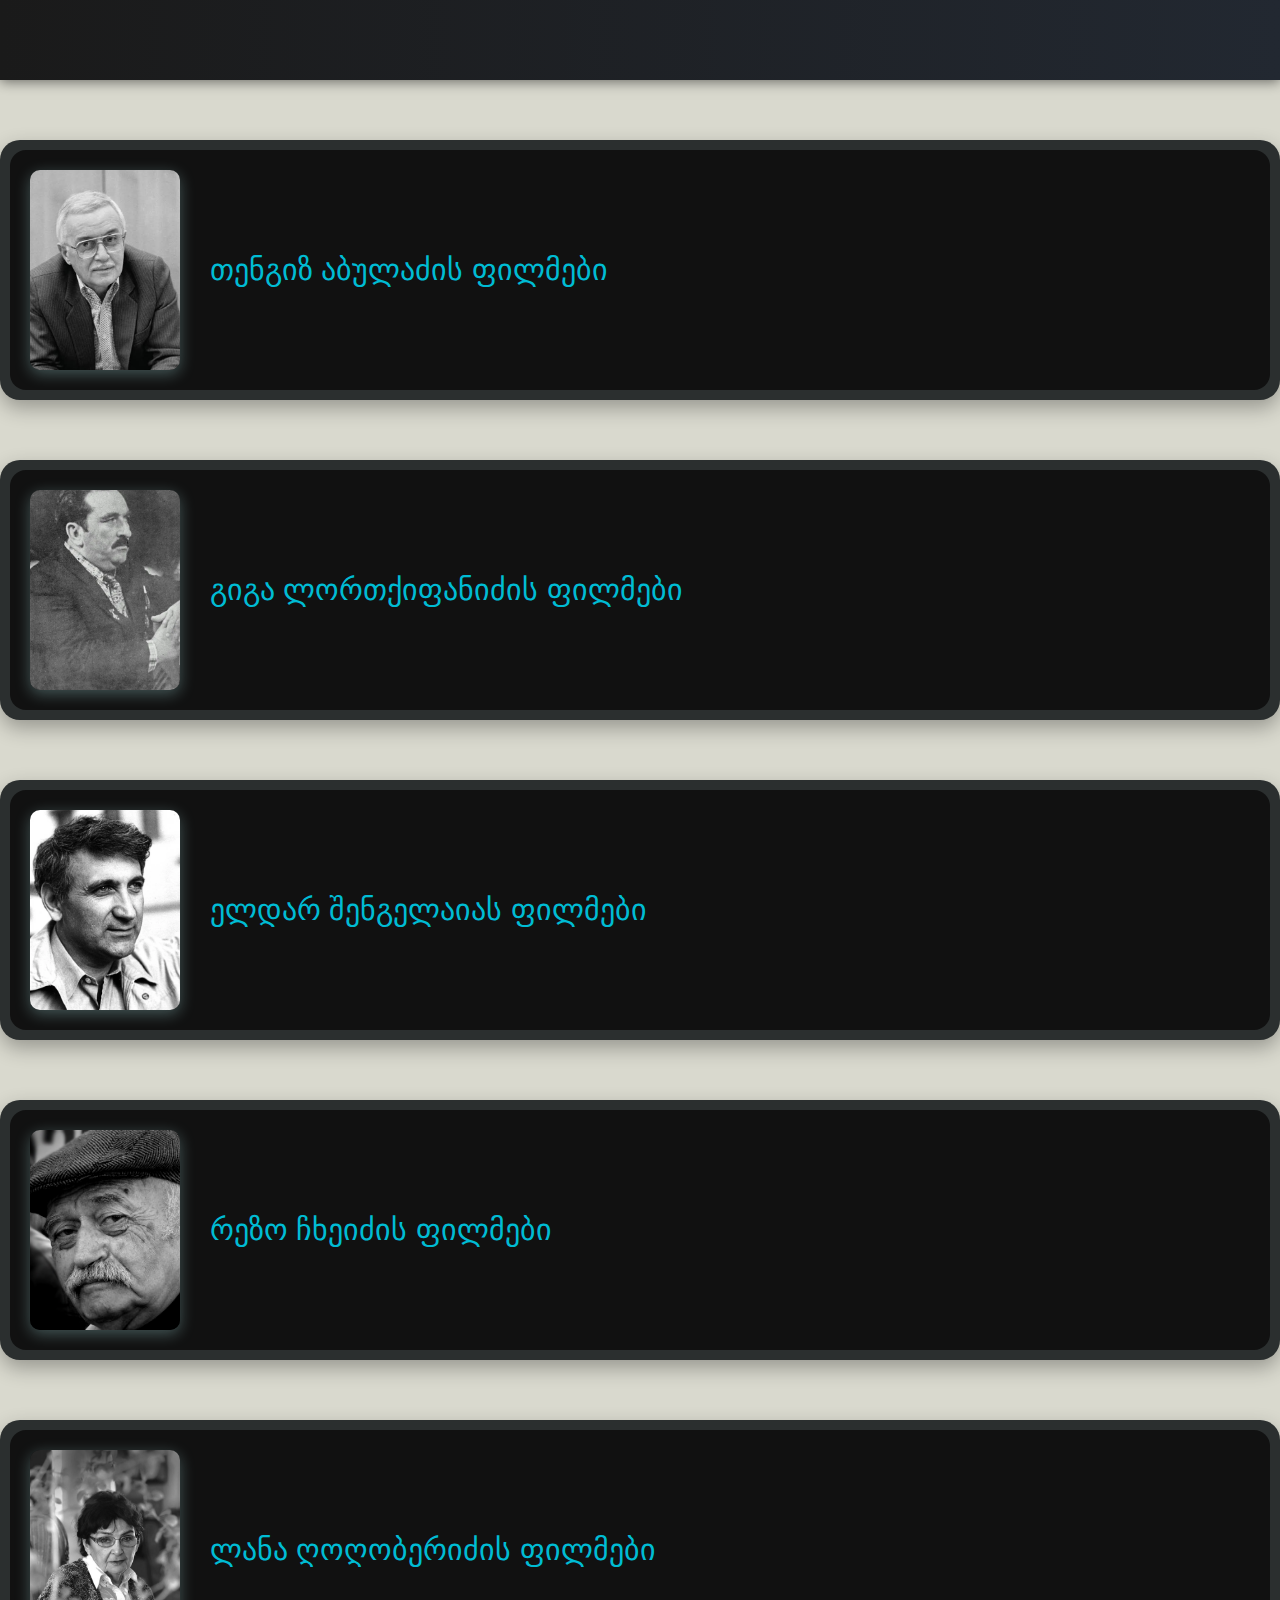
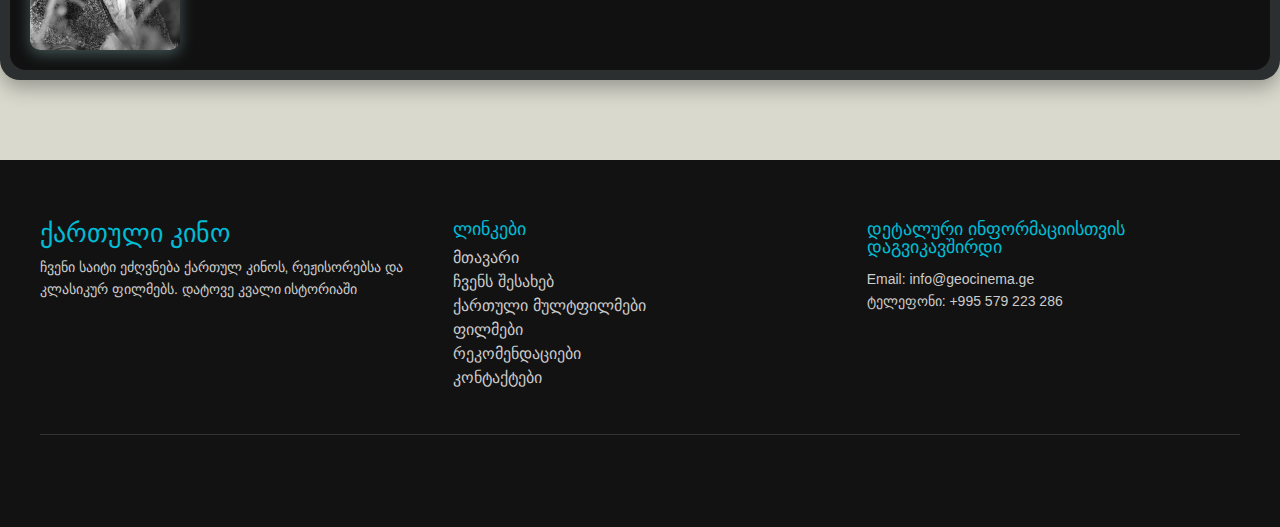
<file: films.html>
<!DOCTYPE html>
<html lang="en">
<head>
    <meta charset="UTF-8">
    <meta name="viewport" content="width=device-width, initial-scale=1.0">
    <title>films</title>
    <link rel="stylesheet" href="styles/films.css" />
    <link rel="stylesheet" href="styles/reset.css" />
    <link rel="stylesheet" href="https://cdn.web-fonts.ge/fonts/bpg-nino-mtavruli/css/bpg-nino-mtavruli.min.css">
    <link rel="stylesheet" href="https://cdn.web-fonts.ge/fonts/bpg-le-studio-04-caps/css/bpg-le-studio-04-caps.min.css">
    <link rel="stylesheet" href="https://cdn.web-fonts.ge/fonts/bpg-quadrosquare-mtavruli/css/bpg-quadrosquare-mtavruli.min.css">
</head>
<body>
<header>
  <nav class="main-nav">
    <a href="https://www.tbceducation.ge/" class="logo">
      <img class="tbc" src="images/tbc-logo.png" alt="tbc-logo" />
    </a>

    <div class="film-title">ქართული კინო</div>

    <ul class="nav-links">
      <li><a href="index.html">მთავარი</a></li>
      <li><a href="cartoons.html">ქართული მულტფილმები</a></li>
      <li><a href="films.html">ფილმები</a></li>
      <li><a href="recommendations.html">რეკომენდაციები</a></li>
      <li><a href="contacts.html">კონტაქტები</a></li>
    </ul>
  </nav>
</header>


<!-- თენგიზ აბულაძე -->
<section class="director-showcase">
  <details class="accordion">
    <summary class="accordion-title">
      <img src="images/tengiz.jpg" alt="Tengiz Abuladze">
      <h2>თენგიზ აბულაძის ფილმები</h2>
    </summary>

    <div class="film-grid">
      <div class="film-card">
        <img src="images/vedreba.jpg" alt="ვედრება">
        <h3>ვედრება</h3>
      </div>
      <div class="film-card">
        <img src="images/natvris xe.jpg" alt="ნატვრის ხე">
        <h3>ნატვრის ხე</h3>
    
      </div>
      <div class="film-card">
        <img src="images/monanieba.jpg" alt="მონანიება">
        <h3>მონანიება</h3>
        
      </div>
      <div class="film-card">
        <img src="images/me bebia.jpg" alt="მე,ბებია,ილიკო და ილარიონი">
        <h3>მე,ბებია,ილიკო და ილარიონი</h3>
        
      </div>
      <div class="film-card">
        <img src="images/magdanas.jpg" alt="მაგდანას ლურჯა">
        <h3>მაგდანას ლურჯა</h3>
        
      </div>
      <div class="film-card">
        <img src="images/sxvisi shvilebi.jpg" alt="სხვისი შვილები">
        <h3>სხვისი შვილები</h3>
       
      </div>
      <div class="film-card">
        <img src="images/samkauli.jpg" alt="სამკაული ჩემი სატრფოსათვის">
        <h3>სამკაული ჩემი სატრფოსათვის</h3>
        
      </div>
      
    </div>
  </details>
</section>
<!-- გიგა ლორთქიფანიძე -->
<section class="director-showcase">
  <details class="accordion">
    <summary class="accordion-title">
      <img src="images/giga.webp" alt="Tengiz Abuladze">
      <h2> გიგა ლორთქიფანიძის ფილმები</h2>
    </summary>

    <div class="film-grid">
      <div class="film-card">
        <img src="images/data.jpg" alt="ვედრება">
        <h3>დათა თუთაშხია</h3>
        
      </div>
      <div class="film-card">
        <img src="images/ert patara.jpg" alt="ნატვრის ხე">
        <h3>ერთ პატარა ქალაქში</h3>
        
      </div>
      <div class="film-card">
        <img src="images/tetri bairagebi.jpg" alt="მონანიება">
        <h3>თეთრი ბაირაღები</h3>
        
      </div>
      <div class="film-card">
        <img src="images/gamis zarebi.jpg" alt="მე,ბებია,ილიკო და ილარიონი">
        <h3>ღამის ზარები</h3>
       
      </div>
      <div class="film-card">
        <img src="images/wigni ficisa.jpg" alt="მაგდანას ლურჯა">
        <h3>წიგნი ფიცისა</h3>
 
      </div>
      
    </div>
  </details>
</section>

<!-- ელდარ შენგელაია -->
<section class="director-showcase">
  <details class="accordion">
    <summary class="accordion-title">
      <img src="images/eldar.webp" alt="Tengiz Abuladze">
      <h2> ელდარ შენგელაიას ფილმები</h2>
    </summary>

    <div class="film-grid">
      <div class="film-card">
        <img src="images/sherekilebi2.jpg" alt="ვედრება">
        <h3>შერეკილები</h3>
       
      </div>
      <div class="film-card">
        <img src="images/samanishvilis.jpg " alt="ნატვრის ხე">
        <h3>სამანიშვილის დედინაცვალი</h3>
       
      </div>
      <div class="film-card">
        <img src="images/tetri qaravani.jpg" alt="თეთრი ქარავანი">
        <h3>თეთრი ქარავანი</h3>
        
      </div>
      <div class="film-card">
        <img src="images/arachveulebrivi.jpg" alt="არაჩვეულებრივი გამოფენა">
        <h3>არაჩვეულებრივი გამოფენა</h3>
        
      </div>
      <div class="film-card">
        <img src="images/miqela.jpg" alt="მიქელა">
        <h3>მიქელა</h3>
       
      </div>
      <div class="film-card">
        <img src="images/express.webp" alt="ექსპრეს-ინფორმაცია">
        <h3>ექსპრეს-ინფორმაცია</h3>
      </div>
      
    </div>
  </details>
</section>

<!-- რეზო ჩხეიძე -->
<section class="director-showcase">
  <details class="accordion">
    <summary class="accordion-title">
      <img src="images/rezo.jpg" alt="Tengiz Abuladze">
      <h2>რეზო ჩხეიძის ფილმები</h2>
    </summary>

    <div class="film-grid">
      <div class="film-card">
        <img src="images/jariskacis.jpg" alt="ჯარისკაცის მამა">
        <h3>ჯარისკაცის მამა</h3>
       
      </div>
      <div class="film-card">
        <img src="images/maia.jpg" alt="მაია წყნეთელი">
        <h3>მაია წყნეთელი</h3>
        
      </div>
      <div class="film-card">
        <img src="images/mshobliuro.jpg" alt="მშობლიურო ჩემო მიწავ!">
        <h3>მშობლიურო ჩემო მიწავ!</h3>
        
      </div>
      <div class="film-card">
        <img src="images/chveni ezo.jpg" alt="ჩვენი ეზო">
        <h3>ჩვენი ეზო</h3>
        
      </div>
      <div class="film-card">
        <img src="images/gandzi.jpg" alt="განძი">
        <h3>განძი</h3>
        
      </div>
      <div class="film-card">
        <img src="images/nergebi.jpg" alt="ნერგები">
        <h3>ნერგები</h3>
        
      </div>
      <div class="film-card">
        <img src="images/cxovreba.jpg" alt="ცხოვრება დონ კიხოტისა და სანჩოსი">
        <h3>ცხოვრება დონ კიხოტისა და სანჩოსი</h3>
        
      </div>
      
    </div>
  </details>
</section>


<!-- ლანა ღოღობერიძე -->
<section class="director-showcase">
  <details class="accordion">
    <summary class="accordion-title">
      <img src="images/lana.jpg" alt="Tengiz Abuladze">
      <h2>ლანა ღოღობერიძის ფილმები</h2>
    </summary>

    <div class="film-grid">
      <div class="film-card">
        <img src="images/me vxedav.jpg" alt="მე ვხედავ მზეს">
        <h3>მე ვხედავ მზეს</h3>
        
      </div>
      <div class="film-card">
        <img src="images/Roca_ayvavda_nushi.jpg" alt="როცა აყვავდა ნუში "> 
        <h3>როცა აყვავდა ნუში</h3>
       
      </div>
      <div class="film-card">
        <img src="images/dges.jpg" alt="დღეს ღამე უთენებია!">
        <h3>დღეს ღამე უთენებია</h3>
       
      </div>
      <div class="film-card">
        <img src="images/erti.jpg" alt="ერთი ცის ქვეშ">
        <h3>ერთი ცის ქვეშ</h3>
        
      </div>
      <div class="film-card">
        <img src="images/ramdenime.jpg" alt="რამდენიმე ინტერვიუ პირად საკითხებზე">
        <h3>რამდენიმე ინტერვიუ პირად საკითხებზე</h3>
        
      </div>
      <div class="film-card">
        <img src="images/aurzauri.jpeg" alt="აურზაური სალხინეთში">
        <h3>აურზაური სალხინეთში</h3>
        
      </div>
      <div class="film-card">
        <img src="images/feriscvaleba.jpg" alt="ფერისცვალება">
        <h3>ფერისცვალება</h3>
       
      </div>
      
    </div>
  </details>
</section>

<!-- footer -->
 <footer class="site-footer">
  <div class="footer-container">
    <div class="footer-left">
      <h3>ქართული კინო</h3>
      <p>ჩვენი საიტი ეძღვნება ქართულ კინოს, რეჟისორებსა და კლასიკურ ფილმებს. დატოვე კვალი ისტორიაში</p>
    </div>

    <div class="footer-center">
      <h4>ლინკები</h4>
      <ul>
        <li><a href="index.html">მთავარი</a></li>
        <li><a href="aboutus.html">ჩვენს შესახებ</a></li>
        <li><a href="cartoons.html">ქართული მულტფილმები</a></li>
        <li><a href="film.html">ფილმები</a></li>
        <li><a href="recommendations.html">რეკომენდაციები</a></li>
        <li><a href="contacts.html">კონტაქტები</a></li>
      </ul>
    </div>

    <div class="footer-right">
      <h4> დეტალური ინფორმაციისთვის დაგვიკავშირდი</h4>
      <p>Email: <a href="contacts.html">info@geocinema.ge</a></p>
      <p>ტელეფონი: +995 579 223 286</p>
    </div>
  </div>
  <div class="footer-bottom">
    <a href="https://www.tbceducation.ge/" class="logo">
      <img class="tbc" src="images/tbc-logo.png" alt="tbc-logo" />
    </a>

  </div>
</footer>


</body>
</html>
</file>
<file: styles/style.css>
/*
* Prefixed by https://autoprefixer.github.io
* PostCSS: v8.4.14,
* Autoprefixer: v10.4.7
* Browsers: last 4 version
*/

body {
    background-color:#D9D9CE;
    margin: 0;

}

.carousel-item {
  height: 500px !important;
}

.img {
  -o-object-fit: cover;
  object-fit: cover;
  height: 100%;
  background-position: center;
}

#carouselExample {
  height: 500px !important;
}



/* header */

a{
    text-decoration: none;
    color: #7C9199;
    font-weight: bold;
    text-decoration: none;
    color: #ffffff;
    font-weight: 500;
    -webkit-transition: color 0.3s ease;
    -o-transition: color 0.3s ease;
    transition: color 0.3s ease;
}
    



ul {
  list-style: none;
  margin: 0;
  padding: 0;
}

a:hover {
  color: #00bcd4; 
}

/* Header Styling */
header {
  background-color: #1a1a1a; 
  padding: 40px 40px;
  -webkit-box-shadow: 0 2px 10px rgba(0, 0, 0, 0.2);
          box-shadow: 0 2px 10px rgba(0, 0, 0, 0.2);
  height: 110px;
}

.main-nav {
  display: -webkit-box;
  display: -ms-flexbox;
  display: flex;
  -webkit-box-align: center;
      -ms-flex-align: center;
          align-items: center;
  -webkit-box-pack: justify;
      -ms-flex-pack: justify;
          justify-content: space-between;
}

/* Logo */
.tbc {
  width: 50px;
  height: 50px;
}

/* Navigation Links */
.nav-links {
  display: -webkit-box;
  display: -ms-flexbox;
  display: flex;
  gap: 40px;
  -webkit-box-align: center;
      -ms-flex-align: center;
          align-items: center;
}

.nav-links a {
  font-size: 16px;
  font-weight: bold;
  letter-spacing: 0.5px;
  padding-bottom: 2px;
  border-bottom: 2px solid transparent;
  font-family: "BPG LE Studio 04 Caps", sans-serif;
  
}


.nav-links a:hover {
  border-color: #00bcd4;
  position: relative;
}



.nav-links a::after {
  content: "";
  position: absolute;
  left: 0;
  bottom: -4px;
  width: 100%;
  height: 2px;
  background-color: #00bcd4;
  -webkit-transform: scaleX(0);
      -ms-transform: scaleX(0);
          transform: scaleX(0);
  -webkit-transform-origin: left;
      -ms-transform-origin: left;
          transform-origin: left;
  -webkit-transition: -webkit-transform 0.3s ease;
  transition: -webkit-transform 0.3s ease;
  -o-transition: transform 0.3s ease;
  transition: transform 0.3s ease;
  transition: transform 0.3s ease, -webkit-transform 0.3s ease;
}

.nav-links a:hover::after {
  -webkit-transform: scaleX(1);
      -ms-transform: scaleX(1);
          transform: scaleX(1);
}

/* Fade-in animation for logo and title */
.logo img,
.film-title,
.nav-links li {
  opacity: 0;
  -webkit-transform: translateY(-10px);
      -ms-transform: translateY(-10px);
          transform: translateY(-10px);
  -webkit-animation: fadeInDown 1s ease forwards;
          animation: fadeInDown 1s ease forwards;
}

.logo img {
  -webkit-animation-delay: 0.1s;
          animation-delay: 0.1s;
}

.film-title {
  -webkit-animation-delay: 0.3s;
          animation-delay: 0.3s;
}

.nav-links li:nth-child(1) { -webkit-animation-delay: 0.5s; animation-delay: 0.5s; }
.nav-links li:nth-child(2) { -webkit-animation-delay: 0.6s; animation-delay: 0.6s; }
.nav-links li:nth-child(3) { -webkit-animation-delay: 0.7s; animation-delay: 0.7s; }
.nav-links li:nth-child(4) { -webkit-animation-delay: 0.8s; animation-delay: 0.8s; }
.nav-links li:nth-child(5) { -webkit-animation-delay: 0.9s; animation-delay: 0.9s; }

@-webkit-keyframes fadeInDown {
  to {
    opacity: 1;
    -webkit-transform: translateY(0);
            transform: translateY(0);
  }
}

@keyframes fadeInDown {
  to {
    opacity: 1;
    -webkit-transform: translateY(0);
            transform: translateY(0);
  }
}

header {
  background: -webkit-gradient(linear, left top, right top, from(#1a1a1a), to(#222831));
  background: -o-linear-gradient(left, #1a1a1a, #222831);
  background: linear-gradient(90deg, #1a1a1a, #222831);
  -webkit-box-shadow: 0 2px 12px rgba(0, 0, 0, 0.5);
          box-shadow: 0 2px 12px rgba(0, 0, 0, 0.5);
  height: 80px;
}

.film-title:hover {
  color: #00bcd4;
  text-shadow: 0 0 10px rgba(0, 188, 212, 0.7);
  -webkit-transition: all 0.4s ease;
  -o-transition: all 0.4s ease;
  transition: all 0.4s ease;
  cursor: default;
}


.film-title {
  font-size: 50px;
  font-weight: bold;
  font-family: 'BPG Nino Mtavruli', sans-serif;
  letter-spacing: 1px;
  color: #e7e7e7;
  margin-left:50px;
  margin-right: auto;
  margin-top: 20px;

}

@media (max-width: 1024px) {
  .film-title {
    font-size: 28px;
    margin-left: 20px;
  }

  .nav-links {
    gap: 20px;
  }

  .nav-links a {
    font-size: 14px;
  }
}

@media (max-width: 768px) {
  header {
    -webkit-box-orient: vertical;
    -webkit-box-direction: normal;
        -ms-flex-direction: column;
            flex-direction: column;
    height: auto;
    padding: 20px;
  }

  .main-nav {
    -webkit-box-orient: vertical;
    -webkit-box-direction: normal;
        -ms-flex-direction: column;
            flex-direction: column;
    -webkit-box-align: center;
        -ms-flex-align: center;
            align-items: center;
  }

  .film-title {
    font-size: 24px;
    margin: 10px 0;
  }

  .nav-links {
    -webkit-box-orient: vertical;
    -webkit-box-direction: normal;
        -ms-flex-direction: column;
            flex-direction: column;
    gap: 10px;
    margin-top: 10px;
    padding: 0;
  }

  .nav-links li {
    margin: 0;
  }

  .nav-links a {
    font-size: 16px;
  }
}

@media (max-width: 1280px) {
  header {
    height: auto;
    padding: 20px 30px;
  }

  .main-nav {
    flex-direction: row;
    flex-wrap: wrap;
    justify-content: space-between;
    align-items: center;
    gap: 20px;
  }

  .logo img {
    width: 45px;
    height: 45px;
  }

  .film-title {
    font-size: 36px;
    margin: 10px auto;
    text-align: center;
  }

  .nav-links {
    flex-basis: 100%;
    justify-content: center;
    flex-wrap: wrap;
    gap: 20px;
    padding-top: 10px;
  }

  .nav-links a {
    font-size: 14px;
  }
}


/* Intro Section */
.intro-section {
  padding: 80px 0;
  text-align: center;
  background-color: #121212;
  color: #ffffff;
}

.intro-section h2 {
  font-size: 36px;
  font-family: 'BPG Nino Mtavruli', sans-serif;
  margin-bottom: 20px;
  color: #00bcd4;
  -webkit-animation: fadeInDown 1s ease forwards;
          animation: fadeInDown 1s ease forwards;
}

.intro-section p {
  font-size: 18px;
  max-width: 700px;
  margin: 0 auto;
  line-height: 1.6;
  opacity: 0;
  -webkit-animation: fadeInDown 1.5s ease forwards;
          animation: fadeInDown 1.5s ease forwards;
}

/* Featured Films */

.starters {
  font-size: 50px;
  font-weight: bold;
  font-family: 'BPG Nino Mtavruli', sans-serif;
  color: #e7e7e7;
  margin: 60px 0 20px 40px;
  display: inline-block;
  -webkit-animation: fadeInDown 1s ease forwards;
          animation: fadeInDown 1s ease forwards;
  text-decoration: none;
}



.featured-films {
  background: #1f1f1f;
  padding: 80px 0;
  width: 100%;
}

.films-grid {
  display: -webkit-box;
  display: -ms-flexbox;
  display: flex;
  -ms-flex-wrap: wrap;
      flex-wrap: wrap;
  gap: 40px;
  -webkit-box-pack: center;
      -ms-flex-pack: center;
          justify-content: center;
 
}

.film-card {
  background: #2c2c2c;
  border-radius: 16px;
  overflow: hidden;
  width: 100%;
  max-width: 300px;
  -webkit-box-shadow: 0 0 20px rgba(0, 188, 212, 0.1);
          box-shadow: 0 0 20px rgba(0, 188, 212, 0.1);
  -webkit-transition: -webkit-transform 0.3s ease, -webkit-box-shadow 0.3s ease;
  transition: -webkit-transform 0.3s ease, -webkit-box-shadow 0.3s ease;
  -o-transition: transform 0.3s ease, box-shadow 0.3s ease;
  transition: transform 0.3s ease, box-shadow 0.3s ease;
  transition: transform 0.3s ease, box-shadow 0.3s ease, -webkit-transform 0.3s ease, -webkit-box-shadow 0.3s ease;
  text-align: center;
}

.film-card img {
  width: 100%;
  height: 350px;
  -o-object-fit: cover;
     object-fit: cover;
}

.film-info {
  padding: 20px 15px;
  color: #f5f5f5;
  font-family: 'BPG Nino Mtavruli', sans-serif;
}

.film-info h3 {
  font-size: 20px;
  margin-bottom: 10px;
  color: #00bcd4;
}

.film-info p {
  font-size: 14px;
  margin: 4px 0;
  color: #cccccc;
}

.film-card:hover {
  -webkit-transform: translateY(-10px);
      -ms-transform: translateY(-10px);
          transform: translateY(-10px);
  -webkit-box-shadow: 0 12px 24px rgba(0, 188, 212, 0.3);
          box-shadow: 0 12px 24px rgba(0, 188, 212, 0.3);
}




h2 {
  font-size: 36px;
  font-weight: bold;
  font-family: 'BPG Nino Mtavruli', sans-serif;
  color: #e7e7e7;
  -webkit-box-pack: start;
      -ms-flex-pack: start;
          justify-content: flex-start;
  margin-bottom: 40px;
  -webkit-animation: fadeInDown 1s ease forwards;
          animation: fadeInDown 1s ease forwards;
  margin-top: 40px;
  
}


/* Directors Section */
.directors-showcase {
  background-color: #1e1e1e;
  -webkit-box-pack: start;
      -ms-flex-pack: start;
          justify-content: flex-start;
  font-family: 'BPG Nino Mtavruli', sans-serif;
}

.directors-showcase .section-title {
  text-align: center;
  font-size: 40px;
  color: #00bcd4;
  margin-bottom: 50px;
  -webkit-animation: fadeInDown 1s ease forwards;
          animation: fadeInDown 1s ease forwards;
  margin-top: 30px;
}

.director-row {
  display: -webkit-box;
  display: -ms-flexbox;
  display: flex;
  -webkit-box-orient: horizontal;
  -webkit-box-direction: normal;
      -ms-flex-direction: row;
          flex-direction: row;
  -webkit-box-align: center;
      -ms-flex-align: center;
          align-items: center;
  gap: 40px;
  margin-bottom: 50px;
  background-color: #2c2c2c;
  border-radius: 20px;
  padding: 20px;
  -webkit-box-shadow: 0 10px 30px rgba(0, 188, 212, 0.1);
          box-shadow: 0 10px 30px rgba(0, 188, 212, 0.1);
  -webkit-transition: -webkit-transform 0.3s ease;
  transition: -webkit-transform 0.3s ease;
  -o-transition: transform 0.3s ease;
  transition: transform 0.3s ease;
  transition: transform 0.3s ease, -webkit-transform 0.3s ease;
}

.director-row:hover {
  -webkit-transform: scale(1.02);
      -ms-transform: scale(1.02);
          transform: scale(1.02);
}

.director-row img {
  width: 300px;
  height: 400px;
  -o-object-fit: cover;
     object-fit: cover;
  border-radius: 16px;
  -webkit-box-shadow: 0 8px 20px rgba(0, 188, 212, 0.2);
          box-shadow: 0 8px 20px rgba(0, 188, 212, 0.2);
  -webkit-transition: -webkit-box-shadow 0.3s ease;
  transition: -webkit-box-shadow 0.3s ease;
  -o-transition: box-shadow 0.3s ease;
  transition: box-shadow 0.3s ease;
  transition: box-shadow 0.3s ease, -webkit-box-shadow 0.3s ease;
  cursor: pointer;
}

.director-row img:hover {
  -webkit-box-shadow: 0 12px 30px rgba(0, 188, 212, 0.5);
          box-shadow: 0 12px 30px rgba(0, 188, 212, 0.5);
}

.director-text {
  -webkit-box-flex: 1;
      -ms-flex: 1;
          flex: 1;
  color: #f5f5f5;
}

.director-text h3 {
  font-size: 28px;
  color: #00bcd4;
  margin-bottom: 10px;
}

.director-text p {
  font-size: 16px;
  line-height: 1.6;
  color: #cccccc;
}

@media (max-width: 768px) {
  .director-row {
    -webkit-box-orient: vertical;
    -webkit-box-direction: normal;
        -ms-flex-direction: column;
            flex-direction: column;
    text-align: center;
  }

  .director-row img {
    width: 100%;
    height: auto;
  }
}

.director-row.director-row:hover::after {
  content: "იხილეთ დეტალურად";
  position: absolute;
  bottom: 10px;
  left: 50%;
  -webkit-transform: translateX(-50%);
      -ms-transform: translateX(-50%);
          transform: translateX(-50%);
  color: #00bcd4;
  font-size: 14px;
}

/* footer */
.site-footer {
  background: #121212;
  color: #f5f5f5;
  font-family: 'BPG Nino Mtavruli', sans-serif;
  padding: 60px 40px 20px;
  margin-top: 80px;
}

.footer-container {
  display: -webkit-box;
  display: -ms-flexbox;
  display: flex;
  -ms-flex-wrap: wrap;
      flex-wrap: wrap;
  -webkit-box-pack: justify;
      -ms-flex-pack: justify;
          justify-content: space-between;
  gap: 40px;
  max-width: 1200px;
  margin: 0 auto;
}

.footer-left,
.footer-center,
.footer-right {
  -webkit-box-flex: 1;
      -ms-flex: 1 1 250px;
          flex: 1 1 250px;
}

.footer-left h3 {
  font-size: 26px;
  color: #00bcd4;
  margin-bottom: 10px;
}

.footer-left p,
.footer-right p {
  font-size: 14px;
  color: #ccc;
  line-height: 1.6;
}

.footer-center h4,
.footer-right h4 {
  font-size: 18px;
  margin-bottom: 12px;
  color: #00bcd4;
}

.footer-center ul {
  list-style: none;
  padding: 0;
}

.footer-center li {
  margin-bottom: 8px;
}

.footer-center a,
.footer-right a {
  color: #ccc;
  text-decoration: none;
  -webkit-transition: color 0.3s ease;
  -o-transition: color 0.3s ease;
  transition: color 0.3s ease;
}

.footer-center a:hover,
.footer-right a:hover {
  color: #00bcd4;
}

.footer-bottom {
  text-align: center;
  border-top: 1px solid #333;
  padding-top: 20px;
  margin-top: 40px;
  font-size: 13px;
  color: #aaa;
}



@media (max-width: 768px) {
  .footer-container {
    -webkit-box-orient: vertical;
    -webkit-box-direction: normal;
        -ms-flex-direction: column;
            flex-direction: column;
    -webkit-box-align: center;
        -ms-flex-align: center;
            align-items: center;
  }

  .footer-left,
  .footer-center,
  .footer-right {
    -webkit-box-flex: 1;
        -ms-flex: 1 1 auto;
            flex: 1 1 auto;
    margin-bottom: 20px;
  }

  .footer-left h3,
  .footer-center h4,
  .footer-right h4 {
    text-align: center;
  }
}
</file>
<file: styles/aboutus.css>
/*
* Prefixed by https://autoprefixer.github.io
* PostCSS: v8.4.14,
* Autoprefixer: v10.4.7
* Browsers: last 4 version
*/

body {
    background-color:#D9D9CE;
    margin: 0;

}



/* header */

a{
    text-decoration: none;
    color: #7C9199;
    font-weight: bold;
    text-decoration: none;
    color: #ffffff;
    font-weight: 500;
    -webkit-transition: color 0.3s ease;
    -o-transition: color 0.3s ease;
    transition: color 0.3s ease;
}
    



ul {
  list-style: none;
  margin: 0;
  padding: 0;
}

a:hover {
  color: #00bcd4; 
}

/* Header Styling */
header {
  background-color: #1a1a1a; 
  padding: 40px 40px;
  -webkit-box-shadow: 0 2px 10px rgba(0, 0, 0, 0.2);
          box-shadow: 0 2px 10px rgba(0, 0, 0, 0.2);
  height: 100px;
}

.main-nav {
  display: -webkit-box;
  display: -ms-flexbox;
  display: flex;
  -webkit-box-align: center;
      -ms-flex-align: center;
          align-items: center;
  -webkit-box-pack: justify;
      -ms-flex-pack: justify;
          justify-content: space-between;
}

/* Logo */
.tbc {
  width: 50px;
  height: 50px;
}

/* Navigation Links */
.nav-links {
  display: -webkit-box;
  display: -ms-flexbox;
  display: flex;
  gap: 40px;
  -webkit-box-align: center;
      -ms-flex-align: center;
          align-items: center;
}

.nav-links a {
  font-size: 16px;
  font-weight: bold;
  letter-spacing: 0.5px;
  padding-bottom: 2px;
  border-bottom: 2px solid transparent;
  font-family: "BPG LE Studio 04 Caps", sans-serif;
  
}

.nav-links a:hover {
  border-color: #00bcd4;
  position: relative;
}



.nav-links a::after {
  content: "";
  position: absolute;
  left: 0;
  bottom: -4px;
  width: 100%;
  height: 2px;
  background-color: #00bcd4;
  -webkit-transform: scaleX(0);
      -ms-transform: scaleX(0);
          transform: scaleX(0);
  -webkit-transform-origin: left;
      -ms-transform-origin: left;
          transform-origin: left;
  -webkit-transition: -webkit-transform 0.3s ease;
  transition: -webkit-transform 0.3s ease;
  -o-transition: transform 0.3s ease;
  transition: transform 0.3s ease;
  transition: transform 0.3s ease, -webkit-transform 0.3s ease;
}

.nav-links a:hover::after {
  -webkit-transform: scaleX(1);
      -ms-transform: scaleX(1);
          transform: scaleX(1);
}

/* Fade-in animation for logo and title */
.logo img,
.film-title,
.nav-links li {
  opacity: 0;
  -webkit-transform: translateY(-10px);
      -ms-transform: translateY(-10px);
          transform: translateY(-10px);
  -webkit-animation: fadeInDown 1s ease forwards;
          animation: fadeInDown 1s ease forwards;
}

.logo img {
  -webkit-animation-delay: 0.1s;
          animation-delay: 0.1s;
}

.film-title {
  -webkit-animation-delay: 0.3s;
          animation-delay: 0.3s;
}

.nav-links li:nth-child(1) { -webkit-animation-delay: 0.5s; animation-delay: 0.5s; }
.nav-links li:nth-child(2) { -webkit-animation-delay: 0.6s; animation-delay: 0.6s; }
.nav-links li:nth-child(3) { -webkit-animation-delay: 0.7s; animation-delay: 0.7s; }
.nav-links li:nth-child(4) { -webkit-animation-delay: 0.8s; animation-delay: 0.8s; }
.nav-links li:nth-child(5) { -webkit-animation-delay: 0.9s; animation-delay: 0.9s; }

@-webkit-keyframes fadeInDown {
  to {
    opacity: 1;
    -webkit-transform: translateY(0);
            transform: translateY(0);
  }
}

@keyframes fadeInDown {
  to {
    opacity: 1;
    -webkit-transform: translateY(0);
            transform: translateY(0);
  }
}

header {
  background: -webkit-gradient(linear, left top, right top, from(#1a1a1a), to(#222831));
  background: -o-linear-gradient(left, #1a1a1a, #222831);
  background: linear-gradient(90deg, #1a1a1a, #222831);
  -webkit-box-shadow: 0 2px 12px rgba(0, 0, 0, 0.5);
          box-shadow: 0 2px 12px rgba(0, 0, 0, 0.5);
  height: 80px;
}

.film-title:hover {
  color: #00bcd4;
  text-shadow: 0 0 10px rgba(0, 188, 212, 0.7);
  -webkit-transition: all 0.4s ease;
  -o-transition: all 0.4s ease;
  transition: all 0.4s ease;
  cursor: default;
}


.film-title {
  font-size: 50px;
  font-weight: bold;
  font-family: 'BPG Nino Mtavruli', sans-serif;
  letter-spacing: 1px;
  color: #e7e7e7;
  margin-left:50px;
  margin-right: auto;
  margin-top: 20px;

}


@media (max-width: 1024px) {
  .film-title {
    font-size: 28px;
    margin-left: 20px;
  }

  .nav-links {
    gap: 20px;
  }

  .nav-links a {
    font-size: 14px;
  }
}

@media (max-width: 768px) {
  header {
    -webkit-box-orient: vertical;
    -webkit-box-direction: normal;
        -ms-flex-direction: column;
            flex-direction: column;
    height: auto;
    padding: 20px;
  }

  .main-nav {
    -webkit-box-orient: vertical;
    -webkit-box-direction: normal;
        -ms-flex-direction: column;
            flex-direction: column;
    -webkit-box-align: center;
        -ms-flex-align: center;
            align-items: center;
  }

  .film-title {
    font-size: 24px;
    margin: 10px 0;
  }

  .nav-links {
    -webkit-box-orient: vertical;
    -webkit-box-direction: normal;
        -ms-flex-direction: column;
            flex-direction: column;
    gap: 10px;
    margin-top: 10px;
    padding: 0;
  }

  .nav-links li {
    margin: 0;
  }

  .nav-links a {
    font-size: 16px;
  }
}


body {
  background-color: #d9d9ce;
  margin: 0;
  font-family: 'BPG Nino Mtavruli', sans-serif;
}

.about-container {
  max-width: 1000px;
  margin: 80px auto;
  padding: 40px 30px;
  background-color: #2c2c2c;
  color: #f5f5f5;
  border-radius: 16px;
  -webkit-box-shadow: 0 8px 24px rgba(0, 0, 0, 0.4);
          box-shadow: 0 8px 24px rgba(0, 0, 0, 0.4);
  line-height: 1.7;
}

.about-container h1 {
  font-size: 40px;
  margin-bottom: 20px;
  color: #00bcd4;
  text-align: center;
}

.about-container p {
  font-size: 18px;
  margin-bottom: 20px;
}

.highlight {
  color: #00bcd4;
  font-weight: bold;
}

@media (max-width: 768px) {
  .about-container {
    margin: 30px 10px;
    padding: 25px 20px;
  }

  .about-container h1 {
    font-size: 28px;
  }

  .about-container p {
    font-size: 16px;
  }
}


/* footer */
.site-footer {
  background: #121212;
  color: #f5f5f5;
  font-family: 'BPG Nino Mtavruli', sans-serif;
  padding: 60px 40px 20px;
 
}

.footer-container {
  display: -webkit-box;
  display: -ms-flexbox;
  display: flex;
  -ms-flex-wrap: wrap;
      flex-wrap: wrap;
  -webkit-box-pack: justify;
      -ms-flex-pack: justify;
          justify-content: space-between;
  gap: 40px;
  max-width: 1200px;
  margin: 0 auto;
}

.footer-left,
.footer-center,
.footer-right {
  -webkit-box-flex: 1;
      -ms-flex: 1 1 250px;
          flex: 1 1 250px;
}

.footer-left h3 {
  font-size: 26px;
  color: #00bcd4;
  margin-bottom: 10px;
}

.footer-left p,
.footer-right p {
  font-size: 14px;
  color: #ccc;
  line-height: 1.6;
}

.footer-center h4,
.footer-right h4 {
  font-size: 18px;
  margin-bottom: 12px;
  color: #00bcd4;
}

.footer-center ul {
  list-style: none;
  padding: 0;
}

.footer-center li {
  margin-bottom: 8px;
}

.footer-center a,
.footer-right a {
  color: #ccc;
  text-decoration: none;
  -webkit-transition: color 0.3s ease;
  -o-transition: color 0.3s ease;
  transition: color 0.3s ease;
}

.footer-center a:hover,
.footer-right a:hover {
  color: #00bcd4;
}

.footer-bottom {
  text-align: center;
  border-top: 1px solid #333;
  padding-top: 20px;
  margin-top: 40px;
  font-size: 13px;
  color: #aaa;
}


@media (max-width: 768px) {
  .footer-container {
    -webkit-box-orient: vertical;
    -webkit-box-direction: normal;
        -ms-flex-direction: column;
            flex-direction: column;
    -webkit-box-align: center;
        -ms-flex-align: center;
            align-items: center;
  }

  .footer-left,
  .footer-center,
  .footer-right {
    -webkit-box-flex: 1;
        -ms-flex: 1 1 auto;
            flex: 1 1 auto;
    margin-bottom: 20px;
  }

  .footer-left h3,
  .footer-center h4,
  .footer-right h4 {
    text-align: center;
  }
}
</file>
<file: styles/cartoons.css>
/*
* Prefixed by https://autoprefixer.github.io
* PostCSS: v8.4.14,
* Autoprefixer: v10.4.7
* Browsers: last 4 version
*/

body {
    background-color:#D9D9CE;
    margin: 0;

}



/* header */

a{
    text-decoration: none;
    color: #7C9199;
    font-weight: bold;
    text-decoration: none;
    color: #ffffff;
    font-weight: 500;
    -webkit-transition: color 0.3s ease;
    -o-transition: color 0.3s ease;
    transition: color 0.3s ease;
}
    



ul {
  list-style: none;
  margin: 0;
  padding: 0;
}

a:hover {
  color: #00bcd4; 
}

/* Header Styling */
header {
  background-color: #1a1a1a; 
  padding: 40px 40px;
  -webkit-box-shadow: 0 2px 10px rgba(0, 0, 0, 0.2);
          box-shadow: 0 2px 10px rgba(0, 0, 0, 0.2);
  height: 100px;
}

.main-nav {
  display: -webkit-box;
  display: -ms-flexbox;
  display: flex;
  -webkit-box-align: center;
      -ms-flex-align: center;
          align-items: center;
  -webkit-box-pack: justify;
      -ms-flex-pack: justify;
          justify-content: space-between;
}

/* Logo */
.tbc {
  width: 50px;
  height: 50px;
}

/* Navigation Links */
.nav-links {
  display: -webkit-box;
  display: -ms-flexbox;
  display: flex;
  gap: 40px;
  -webkit-box-align: center;
      -ms-flex-align: center;
          align-items: center;
}

.nav-links a {
  font-size: 16px;
  font-weight: bold;
  letter-spacing: 0.5px;
  padding-bottom: 2px;
  border-bottom: 2px solid transparent;
  font-family: "BPG LE Studio 04 Caps", sans-serif;
  
}

.nav-links a:hover {
  border-color: #00bcd4;
  position: relative;
}



.nav-links a::after {
  content: "";
  position: absolute;
  left: 0;
  bottom: -4px;
  width: 100%;
  height: 2px;
  background-color: #00bcd4;
  -webkit-transform: scaleX(0);
      -ms-transform: scaleX(0);
          transform: scaleX(0);
  -webkit-transform-origin: left;
      -ms-transform-origin: left;
          transform-origin: left;
  -webkit-transition: -webkit-transform 0.3s ease;
  transition: -webkit-transform 0.3s ease;
  -o-transition: transform 0.3s ease;
  transition: transform 0.3s ease;
  transition: transform 0.3s ease, -webkit-transform 0.3s ease;
}

.nav-links a:hover::after {
  -webkit-transform: scaleX(1);
      -ms-transform: scaleX(1);
          transform: scaleX(1);
}

/* Fade-in animation for logo and title */
.logo img,
.film-title,
.nav-links li {
  opacity: 0;
  -webkit-transform: translateY(-10px);
      -ms-transform: translateY(-10px);
          transform: translateY(-10px);
  -webkit-animation: fadeInDown 1s ease forwards;
          animation: fadeInDown 1s ease forwards;
}

.logo img {
  -webkit-animation-delay: 0.1s;
          animation-delay: 0.1s;
}

.film-title {
  -webkit-animation-delay: 0.3s;
          animation-delay: 0.3s;
}

.nav-links li:nth-child(1) { -webkit-animation-delay: 0.5s; animation-delay: 0.5s; }
.nav-links li:nth-child(2) { -webkit-animation-delay: 0.6s; animation-delay: 0.6s; }
.nav-links li:nth-child(3) { -webkit-animation-delay: 0.7s; animation-delay: 0.7s; }
.nav-links li:nth-child(4) { -webkit-animation-delay: 0.8s; animation-delay: 0.8s; }
.nav-links li:nth-child(5) { -webkit-animation-delay: 0.9s; animation-delay: 0.9s; }

@-webkit-keyframes fadeInDown {
  to {
    opacity: 1;
    -webkit-transform: translateY(0);
            transform: translateY(0);
  }
}

@keyframes fadeInDown {
  to {
    opacity: 1;
    -webkit-transform: translateY(0);
            transform: translateY(0);
  }
}

header {
  background: -webkit-gradient(linear, left top, right top, from(#1a1a1a), to(#222831));
  background: -o-linear-gradient(left, #1a1a1a, #222831);
  background: linear-gradient(90deg, #1a1a1a, #222831);
  -webkit-box-shadow: 0 2px 12px rgba(0, 0, 0, 0.5);
          box-shadow: 0 2px 12px rgba(0, 0, 0, 0.5);
  height: 80px;
}

.film-title:hover {
  color: #00bcd4;
  text-shadow: 0 0 10px rgba(0, 188, 212, 0.7);
  -webkit-transition: all 0.4s ease;
  -o-transition: all 0.4s ease;
  transition: all 0.4s ease;
  cursor: default;
}


.film-title {
  font-size: 50px;
  font-weight: bold;
  font-family: 'BPG Nino Mtavruli', sans-serif;
  letter-spacing: 1px;
  color: #e7e7e7;
  margin-left:50px;
  margin-right: auto;
  margin-top: 20px;

}


@media (max-width: 1024px) {
  .film-title {
    font-size: 28px;
    margin-left: 20px;
  }

  .nav-links {
    gap: 20px;
  }

  .nav-links a {
    font-size: 14px;
  }
}

@media (max-width: 768px) {
  header {
    -webkit-box-orient: vertical;
    -webkit-box-direction: normal;
        -ms-flex-direction: column;
            flex-direction: column;
    height: auto;
    padding: 20px;
  }

  .main-nav {
    -webkit-box-orient: vertical;
    -webkit-box-direction: normal;
        -ms-flex-direction: column;
            flex-direction: column;
    -webkit-box-align: center;
        -ms-flex-align: center;
            align-items: center;
  }

  .film-title {
    font-size: 24px;
    margin: 10px 0;
  }

  .nav-links {
    -webkit-box-orient: vertical;
    -webkit-box-direction: normal;
        -ms-flex-direction: column;
            flex-direction: column;
    gap: 10px;
    margin-top: 10px;
    padding: 0;
  }

  .nav-links li {
    margin: 0;
  }

  .nav-links a {
    font-size: 16px;
  }
}


/* cartoons */
.cartoon-card {
  display: -webkit-box;
  display: -ms-flexbox;
  display: flex;
  -webkit-box-align: center;
      -ms-flex-align: center;
          align-items: center;
  -webkit-box-pack: justify;
      -ms-flex-pack: justify;
          justify-content: space-between;
  gap: 40px;
  padding: 50px 10%;
  background-color: #00bcd4;
  border-bottom: 1px solid #e0e0e0;
  font-family: 'BPG Nino Mtavruli', sans-serif;
  -webkit-transition: background-color 0.3s ease;
  -o-transition: background-color 0.3s ease;
  transition: background-color 0.3s ease;
}

 .align-start{
    background-color: #1a1a1a;
}
.cartoon-text {
  -webkit-box-flex: 1;
      -ms-flex: 1;
          flex: 1;
  max-width: 500px;
}

.cartoon-text h2 {
  font-size: 32px;
  color: #1e1e1e;
  margin-bottom: 15px;
  text-shadow: 1px 1px 0 #ccc;
}

.cartoon-text p {
  font-size: 18px;
   color: #e7e7e7;
  line-height: 1.6;
}
.align-start h2 {
  color: #00bcd4;
}


.cartoon-img {
  -webkit-box-flex: 1;
      -ms-flex: 1;
          flex: 1;
  display: -webkit-box;
  display: -ms-flexbox;
  display: flex;
  -webkit-box-pack: center;
      -ms-flex-pack: center;
          justify-content: center;
  -webkit-box-align: center;
      -ms-flex-align: center;
          align-items: center;
}

.cartoon-img img {
  width: 100%;
  max-width: 420px;
  height: auto;
  border-radius: 16px;
  -webkit-box-shadow: 0 8px 20px rgba(0, 0, 0, 0.15);
          box-shadow: 0 8px 20px rgba(0, 0, 0, 0.15);
  -webkit-transition: -webkit-transform 0.3s ease;
  transition: -webkit-transform 0.3s ease;
  -o-transition: transform 0.3s ease;
  transition: transform 0.3s ease;
  transition: transform 0.3s ease, -webkit-transform 0.3s ease;
}

.cartoon-img img:hover {
  -webkit-transform: scale(1.03);
      -ms-transform: scale(1.03);
          transform: scale(1.03);
}

/* Flex alignment */
.align-end {
  -webkit-box-orient: horizontal;
  -webkit-box-direction: reverse;
      -ms-flex-direction: row-reverse;
          flex-direction: row-reverse;
}

.align-start {
  -webkit-box-orient: horizontal;
  -webkit-box-direction: normal;
      -ms-flex-direction: row;
          flex-direction: row;
}

/* Responsive */
@media (max-width: 768px) {
  .cartoon-card {
    -webkit-box-orient: vertical;
    -webkit-box-direction: normal;
        -ms-flex-direction: column;
            flex-direction: column;
    gap: 30px;
    padding: 30px 20px;
  }

  .cartoon-text h2 {
    font-size: 26px;
    text-align: center;
  }

  .cartoon-text p {
    font-size: 16px;
    text-align: center;
  }

  .cartoon-img img {
    max-width: 90%;
  }

  .align-end,
  .align-start {
    -webkit-box-orient: vertical;
    -webkit-box-direction: normal;
        -ms-flex-direction: column;
            flex-direction: column;
  }
}


/* footer */
.site-footer {
  background: #121212;
  color: #f5f5f5;
  font-family: 'BPG Nino Mtavruli', sans-serif;
  padding: 60px 40px 20px;
 
}

.footer-container {
  display: -webkit-box;
  display: -ms-flexbox;
  display: flex;
  -ms-flex-wrap: wrap;
      flex-wrap: wrap;
  -webkit-box-pack: justify;
      -ms-flex-pack: justify;
          justify-content: space-between;
  gap: 40px;
  max-width: 1200px;
  margin: 0 auto;
}

.footer-left,
.footer-center,
.footer-right {
  -webkit-box-flex: 1;
      -ms-flex: 1 1 250px;
          flex: 1 1 250px;
}

.footer-left h3 {
  font-size: 26px;
  color: #00bcd4;
  margin-bottom: 10px;
}

.footer-left p,
.footer-right p {
  font-size: 14px;
  color: #ccc;
  line-height: 1.6;
}

.footer-center h4,
.footer-right h4 {
  font-size: 18px;
  margin-bottom: 12px;
  color: #00bcd4;
}

.footer-center ul {
  list-style: none;
  padding: 0;
}

.footer-center li {
  margin-bottom: 8px;
}

.footer-center a,
.footer-right a {
  color: #ccc;
  text-decoration: none;
  -webkit-transition: color 0.3s ease;
  -o-transition: color 0.3s ease;
  transition: color 0.3s ease;
}

.footer-center a:hover,
.footer-right a:hover {
  color: #00bcd4;
}

.footer-bottom {
  text-align: center;
  border-top: 1px solid #333;
  padding-top: 20px;
  margin-top: 40px;
  font-size: 13px;
  color: #aaa;
}


@media (max-width: 768px) {
  .footer-container {
    -webkit-box-orient: vertical;
    -webkit-box-direction: normal;
        -ms-flex-direction: column;
            flex-direction: column;
    -webkit-box-align: center;
        -ms-flex-align: center;
            align-items: center;
  }

  .footer-left,
  .footer-center,
  .footer-right {
    -webkit-box-flex: 1;
        -ms-flex: 1 1 auto;
            flex: 1 1 auto;
    margin-bottom: 20px;
  }

  .footer-left h3,
  .footer-center h4,
  .footer-right h4 {
    text-align: center;
  }
}
</file>
<file: styles/contacts.css>
/*
* Prefixed by https://autoprefixer.github.io
* PostCSS: v8.4.14,
* Autoprefixer: v10.4.7
* Browsers: last 4 version
*/

body {
    background-color:#D9D9CE;
    margin: 0;

}



/* header */

a{
    text-decoration: none;
    color: #7C9199;
    font-weight: bold;
    text-decoration: none;
    color: #ffffff;
    font-weight: 500;
    -webkit-transition: color 0.3s ease;
    -o-transition: color 0.3s ease;
    transition: color 0.3s ease;
}
    



ul {
  list-style: none;
  margin: 0;
  padding: 0;
}

a:hover {
  color: #00bcd4; 
}

/* Header Styling */
header {
  background-color: #1a1a1a; 
  padding: 40px 40px;
  -webkit-box-shadow: 0 2px 10px rgba(0, 0, 0, 0.2);
          box-shadow: 0 2px 10px rgba(0, 0, 0, 0.2);
  height: 100px;
}

.main-nav {
  display: -webkit-box;
  display: -ms-flexbox;
  display: flex;
  -webkit-box-align: center;
      -ms-flex-align: center;
          align-items: center;
  -webkit-box-pack: justify;
      -ms-flex-pack: justify;
          justify-content: space-between;
}

/* Logo */
.tbc {
  width: 50px;
  height: 50px;
}

/* Navigation Links */
.nav-links {
  display: -webkit-box;
  display: -ms-flexbox;
  display: flex;
  gap: 40px;
  -webkit-box-align: center;
      -ms-flex-align: center;
          align-items: center;
}

.nav-links a {
  font-size: 16px;
  font-weight: bold;
  letter-spacing: 0.5px;
  padding-bottom: 2px;
  border-bottom: 2px solid transparent;
  font-family: "BPG LE Studio 04 Caps", sans-serif;
  
}

.nav-links a:hover {
  border-color: #00bcd4;
  position: relative;
}



.nav-links a::after {
  content: "";
  position: absolute;
  left: 0;
  bottom: -4px;
  width: 100%;
  height: 2px;
  background-color: #00bcd4;
  -webkit-transform: scaleX(0);
      -ms-transform: scaleX(0);
          transform: scaleX(0);
  -webkit-transform-origin: left;
      -ms-transform-origin: left;
          transform-origin: left;
  -webkit-transition: -webkit-transform 0.3s ease;
  transition: -webkit-transform 0.3s ease;
  -o-transition: transform 0.3s ease;
  transition: transform 0.3s ease;
  transition: transform 0.3s ease, -webkit-transform 0.3s ease;
}

.nav-links a:hover::after {
  -webkit-transform: scaleX(1);
      -ms-transform: scaleX(1);
          transform: scaleX(1);
}

/* Fade-in animation for logo and title */
.logo img,
.film-title,
.nav-links li {
  opacity: 0;
  -webkit-transform: translateY(-10px);
      -ms-transform: translateY(-10px);
          transform: translateY(-10px);
  -webkit-animation: fadeInDown 1s ease forwards;
          animation: fadeInDown 1s ease forwards;
}

.logo img {
  -webkit-animation-delay: 0.1s;
          animation-delay: 0.1s;
}

.film-title {
  -webkit-animation-delay: 0.3s;
          animation-delay: 0.3s;
}

.nav-links li:nth-child(1) { -webkit-animation-delay: 0.5s; animation-delay: 0.5s; }
.nav-links li:nth-child(2) { -webkit-animation-delay: 0.6s; animation-delay: 0.6s; }
.nav-links li:nth-child(3) { -webkit-animation-delay: 0.7s; animation-delay: 0.7s; }
.nav-links li:nth-child(4) { -webkit-animation-delay: 0.8s; animation-delay: 0.8s; }
.nav-links li:nth-child(5) { -webkit-animation-delay: 0.9s; animation-delay: 0.9s; }

@-webkit-keyframes fadeInDown {
  to {
    opacity: 1;
    -webkit-transform: translateY(0);
            transform: translateY(0);
  }
}

@keyframes fadeInDown {
  to {
    opacity: 1;
    -webkit-transform: translateY(0);
            transform: translateY(0);
  }
}

header {
  background: -webkit-gradient(linear, left top, right top, from(#1a1a1a), to(#222831));
  background: -o-linear-gradient(left, #1a1a1a, #222831);
  background: linear-gradient(90deg, #1a1a1a, #222831);
  -webkit-box-shadow: 0 2px 12px rgba(0, 0, 0, 0.5);
          box-shadow: 0 2px 12px rgba(0, 0, 0, 0.5);
  height: 80px;
}

.film-title:hover {
  color: #00bcd4;
  text-shadow: 0 0 10px rgba(0, 188, 212, 0.7);
  -webkit-transition: all 0.4s ease;
  -o-transition: all 0.4s ease;
  transition: all 0.4s ease;
  cursor: default;
}


.film-title {
  font-size: 50px;
  font-weight: bold;
  font-family: 'BPG Nino Mtavruli', sans-serif;
  letter-spacing: 1px;
  color: #e7e7e7;
  margin-left:50px;
  margin-right: auto;
  margin-top: 20px;

}


@media (max-width: 1024px) {
  .film-title {
    font-size: 28px;
    margin-left: 20px;
  }

  .nav-links {
    gap: 20px;
  }

  .nav-links a {
    font-size: 14px;
  }
}

@media (max-width: 768px) {
  header {
    -webkit-box-orient: vertical;
    -webkit-box-direction: normal;
        -ms-flex-direction: column;
            flex-direction: column;
    height: auto;
    padding: 20px;
  }

  .main-nav {
    -webkit-box-orient: vertical;
    -webkit-box-direction: normal;
        -ms-flex-direction: column;
            flex-direction: column;
    -webkit-box-align: center;
        -ms-flex-align: center;
            align-items: center;
  }

  .film-title {
    font-size: 24px;
    margin: 10px 0;
  }

  .nav-links {
    -webkit-box-orient: vertical;
    -webkit-box-direction: normal;
        -ms-flex-direction: column;
            flex-direction: column;
    gap: 10px;
    margin-top: 10px;
    padding: 0;
  }

  .nav-links li {
    margin: 0;
  }

  .nav-links a {
    font-size: 16px;
  }
}

.contacts-section {
  width: 100%;
  height: 400px;
  margin: 0 auto;
  padding: 60px 20px;
  background-color: #7a7a7a;;
  -webkit-box-shadow: 0 8px 20px rgba(0, 0, 0, 0.3);;
          box-shadow: 0 8px 20px rgba(0, 0, 0, 0.3);
  font-family: 'BPG Nino Mtavruli', sans-serif;
  position: relative;
  display: -webkit-box;
  display: -ms-flexbox;
  display: flex;
}
.contacts-section p {
  font-size: 30px;
  color: #5abbbe;
  -webkit-box-pack: start;
      -ms-flex-pack: start;
          justify-content: flex-start;
  -ms-flex-wrap: wrap;
      flex-wrap: wrap;
  margin-bottom: 20px;
}

.input-card {
  background: #2c2c2c;
  border-radius: 16px;
  -webkit-box-shadow: 0 0 20px rgba(0, 188, 212, 0.1);
          box-shadow: 0 0 20px rgba(0, 188, 212, 0.1);
  -webkit-transition: -webkit-transform 0.3s ease, -webkit-box-shadow 0.3s ease;
  transition: -webkit-transform 0.3s ease, -webkit-box-shadow 0.3s ease;
  -o-transition: transform 0.3s ease, box-shadow 0.3s ease;
  transition: transform 0.3s ease, box-shadow 0.3s ease;
  transition: transform 0.3s ease, box-shadow 0.3s ease, -webkit-transform 0.3s ease, -webkit-box-shadow 0.3s ease;
  padding: 20px 25px;
  width: 40%;
  max-width: 100%;
  display: -webkit-box;
  display: -ms-flexbox;
  display: flex;
  -webkit-box-orient: vertical;
  -webkit-box-direction: normal;
      -ms-flex-direction: column;
          flex-direction: column;
  overflow: visible;
  height: auto;
  min-height: 700px;
  margin-left: 70px;
}


.input-card:hover {
  -webkit-transform: translateY(-10px);
      -ms-transform: translateY(-10px);
          transform: translateY(-10px);
  -webkit-box-shadow: 0 12px 24px rgba(0, 188, 212, 0.3);
          box-shadow: 0 12px 24px rgba(0, 188, 212, 0.3);
}

.input-card form {
  padding: 20px 15px;
  color: #f5f5f5;
  font-family: 'BPG Nino Mtavruli', sans-serif;
  display: -webkit-box;
  display: -ms-flexbox;
  display: flex;
  -webkit-box-orient: vertical;
  -webkit-box-direction: normal;
      -ms-flex-direction: column;
          flex-direction: column;
  width: 100%;
  height: 100%;
 

}
.input-group {
  margin-bottom: 20px;
  width: 100%;
  height: auto;
}


.input-group label {
  font-size: 18px;
  color: #00bcd4;
  margin-bottom: 8px;
}

.input-group input,
.input-group textarea {
  width: 100%;
  padding: 10px;
  border: none;
  border-radius: 8px;
  background-color: #3a3a3a;
  color: #f5f5f5;
  font-size: 16px;
}

.input-group input:focus,
.input-group textarea:focus {
  outline: none;
  -webkit-box-shadow: 0 0 5px rgba(0, 188, 212, 0.5);
          box-shadow: 0 0 5px rgba(0, 188, 212, 0.5);
}
 button {
  background-color: #00bcd4;
  color: #ffffff;
  border: none;
  padding: 12px 20px;
  border-radius: 8px;
  font-size: 16px;
  cursor: pointer;
  -webkit-transition: background-color 0.3s ease;
  -o-transition: background-color 0.3s ease;
  transition: background-color 0.3s ease;

}
 button:hover {
  background-color: #008c9e;
}
@media (max-width: 768px) {
  .contacts-section {
    -webkit-box-orient: vertical;
    -webkit-box-direction: normal;
        -ms-flex-direction: column;
            flex-direction: column;
    -webkit-box-align: center;
        -ms-flex-align: center;
            align-items: center;
    padding: 30px 10px;
  }

  .input-card {
    width: 90%;
    height: auto;
    margin-left: 0;
    margin-top: 30px;
  }

  .input-group {
    width: 100%;
    height: auto;
  }

  .input-group input,
  .input-group textarea {
    font-size: 14px;
    padding: 10px;
  }

  button {
    width: 100%;
    font-size: 16px;
  }
}

/* socials */

.socials-section {
  padding: 60px 20px;
  background-color: #2c2c2c;
  text-align: center;
  font-family: 'BPG Nino Mtavruli', sans-serif;
  color: #f5f5f5;
}

.socials-section h2 {
  font-size: 32px;
  margin-bottom: 40px;
  color: #00bcd4;
  margin-right: 800px;
}

.socials-cards {
  display: -webkit-box;
  display: -ms-flexbox;
  display: flex;
  -webkit-box-pack: start;
      -ms-flex-pack: start;
          justify-content: flex-start;
  gap: 40px;
  -ms-flex-wrap: wrap;
      flex-wrap: wrap;
}

.social-card {
  background-color: #3a3a3a;
  border-radius: 16px;
  padding: 30px 20px;
  width: 300px;
  -webkit-box-shadow: 0 8px 20px rgba(0, 188, 212, 0.1);
          box-shadow: 0 8px 20px rgba(0, 188, 212, 0.1);
  -webkit-transition: -webkit-transform 0.3s ease, -webkit-box-shadow 0.3s ease;
  transition: -webkit-transform 0.3s ease, -webkit-box-shadow 0.3s ease;
  -o-transition: transform 0.3s ease, box-shadow 0.3s ease;
  transition: transform 0.3s ease, box-shadow 0.3s ease;
  transition: transform 0.3s ease, box-shadow 0.3s ease, -webkit-transform 0.3s ease, -webkit-box-shadow 0.3s ease;
}

.social-card:hover {
  -webkit-transform: translateY(-10px);
      -ms-transform: translateY(-10px);
          transform: translateY(-10px);
  -webkit-box-shadow: 0 12px 24px rgba(0, 188, 212, 0.3);
          box-shadow: 0 12px 24px rgba(0, 188, 212, 0.3);
}

.social-card i {
  font-size: 48px;
  color: #00bcd4;
  margin-bottom: 20px;
}


.social-card h3 {
  font-size: 24px;
  margin-bottom: 12px;
  color: #00bcd4;
}

.social-card p {
  font-size: 14px;
  margin-bottom: 20px;
  color: #ddd;
}

.social-card a {
  background-color: #00bcd4;
  color: #fff;
  padding: 10px 16px;
  border-radius: 8px;
  text-decoration: none;
  font-size: 14px;
  -webkit-transition: background-color 0.3s ease;
  -o-transition: background-color 0.3s ease;
  transition: background-color 0.3s ease;
}

.social-card a:hover {
  background-color: #008c9e;
}

@media (max-width: 768px) {
  .socials-cards {
    -webkit-box-orient: vertical;
    -webkit-box-direction: normal;
        -ms-flex-direction: column;
            flex-direction: column;
    -webkit-box-align: center;
        -ms-flex-align: center;
            align-items: center;
    gap: 30px;
  }

  .socials-section {
    margin-top: 500px; 
    padding: 40px 10px;
  }

  .social-card {
    width: 90%;
    max-width: 400px;
  }
}

/* footer */
.site-footer {
  background: #121212;
  color: #f5f5f5;
  font-family: 'BPG Nino Mtavruli', sans-serif;
  padding: 60px 40px 20px;
 
}

.footer-container {
  display: -webkit-box;
  display: -ms-flexbox;
  display: flex;
  -ms-flex-wrap: wrap;
      flex-wrap: wrap;
  -webkit-box-pack: justify;
      -ms-flex-pack: justify;
          justify-content: space-between;
  gap: 40px;
  max-width: 1200px;
  margin: 0 auto;
}

.footer-left,
.footer-center,
.footer-right {
  -webkit-box-flex: 1;
      -ms-flex: 1 1 250px;
          flex: 1 1 250px;
}

.footer-left h3 {
  font-size: 26px;
  color: #00bcd4;
  margin-bottom: 10px;
}

.footer-left p,
.footer-right p {
  font-size: 14px;
  color: #ccc;
  line-height: 1.6;
}

.footer-center h4,
.footer-right h4 {
  font-size: 18px;
  margin-bottom: 12px;
  color: #00bcd4;
}

.footer-center ul {
  list-style: none;
  padding: 0;
}

.footer-center li {
  margin-bottom: 8px;
}

.footer-center a,
.footer-right a {
  color: #ccc;
  text-decoration: none;
  -webkit-transition: color 0.3s ease;
  -o-transition: color 0.3s ease;
  transition: color 0.3s ease;
}

.footer-center a:hover,
.footer-right a:hover {
  color: #00bcd4;
}

.footer-bottom {
  text-align: center;
  border-top: 1px solid #333;
  padding-top: 20px;
  margin-top: 40px;
  font-size: 13px;
  color: #aaa;
}



@media (max-width: 768px) {
  .footer-container {
    -webkit-box-orient: vertical;
    -webkit-box-direction: normal;
        -ms-flex-direction: column;
            flex-direction: column;
    -webkit-box-align: center;
        -ms-flex-align: center;
            align-items: center;
  }

  .footer-left,
  .footer-center,
  .footer-right {
    -webkit-box-flex: 1;
        -ms-flex: 1 1 auto;
            flex: 1 1 auto;
    margin-bottom: 20px;
  }

  .footer-left h3,
  .footer-center h4,
  .footer-right h4 {
    text-align: center;
  }
}
</file>
<file: styles/films.css>
/*
* Prefixed by https://autoprefixer.github.io
* PostCSS: v8.4.14,
* Autoprefixer: v10.4.7
* Browsers: last 4 version
*/

body {
    background-color:#D9D9CE;
    margin: 0;

}



/* header */

a{
    text-decoration: none;
    color: #7C9199;
    font-weight: bold;
    text-decoration: none;
    color: #ffffff;
    font-weight: 500;
    -webkit-transition: color 0.3s ease;
    -o-transition: color 0.3s ease;
    transition: color 0.3s ease;
}
    



ul {
  list-style: none;
  margin: 0;
  padding: 0;
}

a:hover {
  color: #00bcd4; 
}

/* Header Styling */
header {
  background-color: #1a1a1a; 
  padding: 40px 40px;
  -webkit-box-shadow: 0 2px 10px rgba(0, 0, 0, 0.2);
          box-shadow: 0 2px 10px rgba(0, 0, 0, 0.2);
  height: 100px;
}

.main-nav {
  display: -webkit-box;
  display: -ms-flexbox;
  display: flex;
  -webkit-box-align: center;
      -ms-flex-align: center;
          align-items: center;
  -webkit-box-pack: justify;
      -ms-flex-pack: justify;
          justify-content: space-between;
}

/* Logo */
.tbc {
  width: 50px;
  height: 50px;
}

/* Navigation Links */
.nav-links {
  display: -webkit-box;
  display: -ms-flexbox;
  display: flex;
  gap: 40px;
  -webkit-box-align: center;
      -ms-flex-align: center;
          align-items: center;
}

.nav-links a {
  font-size: 16px;
  font-weight: bold;
  letter-spacing: 0.5px;
  padding-bottom: 2px;
  border-bottom: 2px solid transparent;
  font-family: "BPG LE Studio 04 Caps", sans-serif;
  
}

.nav-links a:hover {
  border-color: #00bcd4;
  position: relative;
}



.nav-links a::after {
  content: "";
  position: absolute;
  left: 0;
  bottom: -4px;
  width: 100%;
  height: 2px;
  background-color: #00bcd4;
  -webkit-transform: scaleX(0);
      -ms-transform: scaleX(0);
          transform: scaleX(0);
  -webkit-transform-origin: left;
      -ms-transform-origin: left;
          transform-origin: left;
  -webkit-transition: -webkit-transform 0.3s ease;
  transition: -webkit-transform 0.3s ease;
  -o-transition: transform 0.3s ease;
  transition: transform 0.3s ease;
  transition: transform 0.3s ease, -webkit-transform 0.3s ease;
}

.nav-links a:hover::after {
  -webkit-transform: scaleX(1);
      -ms-transform: scaleX(1);
          transform: scaleX(1);
}

/* Fade-in animation for logo and title */
.logo img,
.film-title,
.nav-links li {
  opacity: 0;
  -webkit-transform: translateY(-10px);
      -ms-transform: translateY(-10px);
          transform: translateY(-10px);
  -webkit-animation: fadeInDown 1s ease forwards;
          animation: fadeInDown 1s ease forwards;
}

.logo img {
  -webkit-animation-delay: 0.1s;
          animation-delay: 0.1s;
}

.film-title {
  -webkit-animation-delay: 0.3s;
          animation-delay: 0.3s;
}

.nav-links li:nth-child(1) { -webkit-animation-delay: 0.5s; animation-delay: 0.5s; }
.nav-links li:nth-child(2) { -webkit-animation-delay: 0.6s; animation-delay: 0.6s; }
.nav-links li:nth-child(3) { -webkit-animation-delay: 0.7s; animation-delay: 0.7s; }
.nav-links li:nth-child(4) { -webkit-animation-delay: 0.8s; animation-delay: 0.8s; }
.nav-links li:nth-child(5) { -webkit-animation-delay: 0.9s; animation-delay: 0.9s; }

@-webkit-keyframes fadeInDown {
  to {
    opacity: 1;
    -webkit-transform: translateY(0);
            transform: translateY(0);
  }
}

@keyframes fadeInDown {
  to {
    opacity: 1;
    -webkit-transform: translateY(0);
            transform: translateY(0);
  }
}

header {
  background: -webkit-gradient(linear, left top, right top, from(#1a1a1a), to(#222831));
  background: -o-linear-gradient(left, #1a1a1a, #222831);
  background: linear-gradient(90deg, #1a1a1a, #222831);
  -webkit-box-shadow: 0 2px 12px rgba(0, 0, 0, 0.5);
          box-shadow: 0 2px 12px rgba(0, 0, 0, 0.5);
  height: 80px;
}

.film-title:hover {
  color: #00bcd4;
  text-shadow: 0 0 10px rgba(0, 188, 212, 0.7);
  -webkit-transition: all 0.4s ease;
  -o-transition: all 0.4s ease;
  transition: all 0.4s ease;
  cursor: default;
}


.film-title {
  font-size: 50px;
  font-weight: bold;
  font-family: 'BPG Nino Mtavruli', sans-serif;
  letter-spacing: 1px;
  color: #e7e7e7;
  margin-left:50px;
  margin-right: auto;
  margin-top: 20px;

}
@media (max-width: 1024px) {
  .film-title {
    font-size: 28px;
    margin-left: 20px;
  }

  .nav-links {
    gap: 20px;
  }

  .nav-links a {
    font-size: 14px;
  }
}

@media (max-width: 768px) {
  header {
    -webkit-box-orient: vertical;
    -webkit-box-direction: normal;
        -ms-flex-direction: column;
            flex-direction: column;
    height: auto;
    padding: 20px;
  }

  .main-nav {
    -webkit-box-orient: vertical;
    -webkit-box-direction: normal;
        -ms-flex-direction: column;
            flex-direction: column;
    -webkit-box-align: center;
        -ms-flex-align: center;
            align-items: center;
  }

  .film-title {
    font-size: 24px;
    margin: 10px 0;
  }

  .nav-links {
    -webkit-box-orient: vertical;
    -webkit-box-direction: normal;
        -ms-flex-direction: column;
            flex-direction: column;
    gap: 10px;
    margin-top: 10px;
    padding: 0;
  }

  .nav-links li {
    margin: 0;
  }

  .nav-links a {
    font-size: 16px;
  }
}



.director-showcase {
  width: 100%;
  margin: 60px auto;
  padding: 10px;
  background-color: #2b2f2f;
  border-radius: 20px;
  -webkit-box-shadow: 0 8px 20px rgba(0, 0, 0, 0.3);
          box-shadow: 0 8px 20px rgba(0, 0, 0, 0.3);
  font-family: 'BPG Nino Mtavruli', sans-serif;
  margin-left: 0;
}

.accordion {
  background-color: #adacac;
  border-radius: 16px;
  overflow: hidden;
}

.accordion-title {
  display: -webkit-box;
  display: -ms-flexbox;
  display: flex;
  -webkit-box-align: center;
      -ms-flex-align: center;
          align-items: center;
  gap: 30px;
  cursor: pointer;
  padding: 20px;
  background-color: #111;
  -webkit-transition: background-color 0.3s ease;
  -o-transition: background-color 0.3s ease;
  transition: background-color 0.3s ease;
}

.accordion-title:hover {
  background-color: #3a3838;
}

.accordion-title img {
  width: 150px;
  height: 200px;
  -o-object-fit: cover;
     object-fit: cover;
  border-radius: 10px;
  -webkit-box-shadow: 0 4px 15px rgba(184, 250, 250, 0.3);
          box-shadow: 0 4px 15px rgba(184, 250, 250, 0.3);
}

.accordion-title h2 {
  font-size: 30px;
  color: #00bcd4;
  font-family: 'BPG QuadroSquare Mtavruli', sans-serif;
}

.film-grid {
  display: -webkit-box;
  display: -ms-flexbox;
  display: flex;
  -ms-flex-wrap: wrap;
      flex-wrap: wrap;
  gap: 30px;
  padding: 30px;
  background-color: #2f2f2f;
  -webkit-box-pack: start;
      -ms-flex-pack: start;
          justify-content: flex-start;
}

.film-card {
  background-color: #3a3a3a;
  border-radius: 16px;
  overflow: hidden;
  width: 250px;
  text-align: center;
  -webkit-box-shadow: 0 0 12px rgba(0, 188, 212, 0.1);
          box-shadow: 0 0 12px rgba(0, 188, 212, 0.1);
  -webkit-transition: -webkit-transform 0.3s ease;
  transition: -webkit-transform 0.3s ease;
  -o-transition: transform 0.3s ease;
  transition: transform 0.3s ease;
  transition: transform 0.3s ease, -webkit-transform 0.3s ease;
}

.film-card:hover {
  -webkit-transform: translateY(-8px);
      -ms-transform: translateY(-8px);
          transform: translateY(-8px);
  -webkit-box-shadow: 0 12px 24px rgba(0, 188, 212, 0.3);
          box-shadow: 0 12px 24px rgba(0, 188, 212, 0.3);
}

.film-card img {
  width: 100%;
  height: 300px;
  -o-object-fit: cover;
     object-fit: cover;
}

.film-card h3 {
  font-size: 20px;
  color: #00bcd4;
  margin: 10px 0 6px;
}





/* footer */
.site-footer {
  background: #121212;
  color: #f5f5f5;
  font-family: 'BPG Nino Mtavruli', sans-serif;
  padding: 60px 40px 20px;
  margin-top: 80px;
}

.footer-container {
  display: -webkit-box;
  display: -ms-flexbox;
  display: flex;
  -ms-flex-wrap: wrap;
      flex-wrap: wrap;
  -webkit-box-pack: justify;
      -ms-flex-pack: justify;
          justify-content: space-between;
  gap: 40px;
  max-width: 1200px;
  margin: 0 auto;
}

.footer-left,
.footer-center,
.footer-right {
  -webkit-box-flex: 1;
      -ms-flex: 1 1 250px;
          flex: 1 1 250px;
}

.footer-left h3 {
  font-size: 26px;
  color: #00bcd4;
  margin-bottom: 10px;
}

.footer-left p,
.footer-right p {
  font-size: 14px;
  color: #ccc;
  line-height: 1.6;
}

.footer-center h4,
.footer-right h4 {
  font-size: 18px;
  margin-bottom: 12px;
  color: #00bcd4;
}

.footer-center ul {
  list-style: none;
  padding: 0;
}

.footer-center li {
  margin-bottom: 8px;
}

.footer-center a,
.footer-right a {
  color: #ccc;
  text-decoration: none;
  -webkit-transition: color 0.3s ease;
  -o-transition: color 0.3s ease;
  transition: color 0.3s ease;
}

.footer-center a:hover,
.footer-right a:hover {
  color: #00bcd4;
}

.footer-bottom {
  text-align: center;
  border-top: 1px solid #333;
  padding-top: 20px;
  margin-top: 40px;
  font-size: 13px;
  color: #aaa;
}



@media (max-width: 768px) {
  .footer-container {
    -webkit-box-orient: vertical;
    -webkit-box-direction: normal;
        -ms-flex-direction: column;
            flex-direction: column;
    -webkit-box-align: center;
        -ms-flex-align: center;
            align-items: center;
  }

  .footer-left,
  .footer-center,
  .footer-right {
    -webkit-box-flex: 1;
        -ms-flex: 1 1 auto;
            flex: 1 1 auto;
    margin-bottom: 20px;
  }

  .footer-left h3,
  .footer-center h4,
  .footer-right h4 {
    text-align: center;
  }
}
</file>
